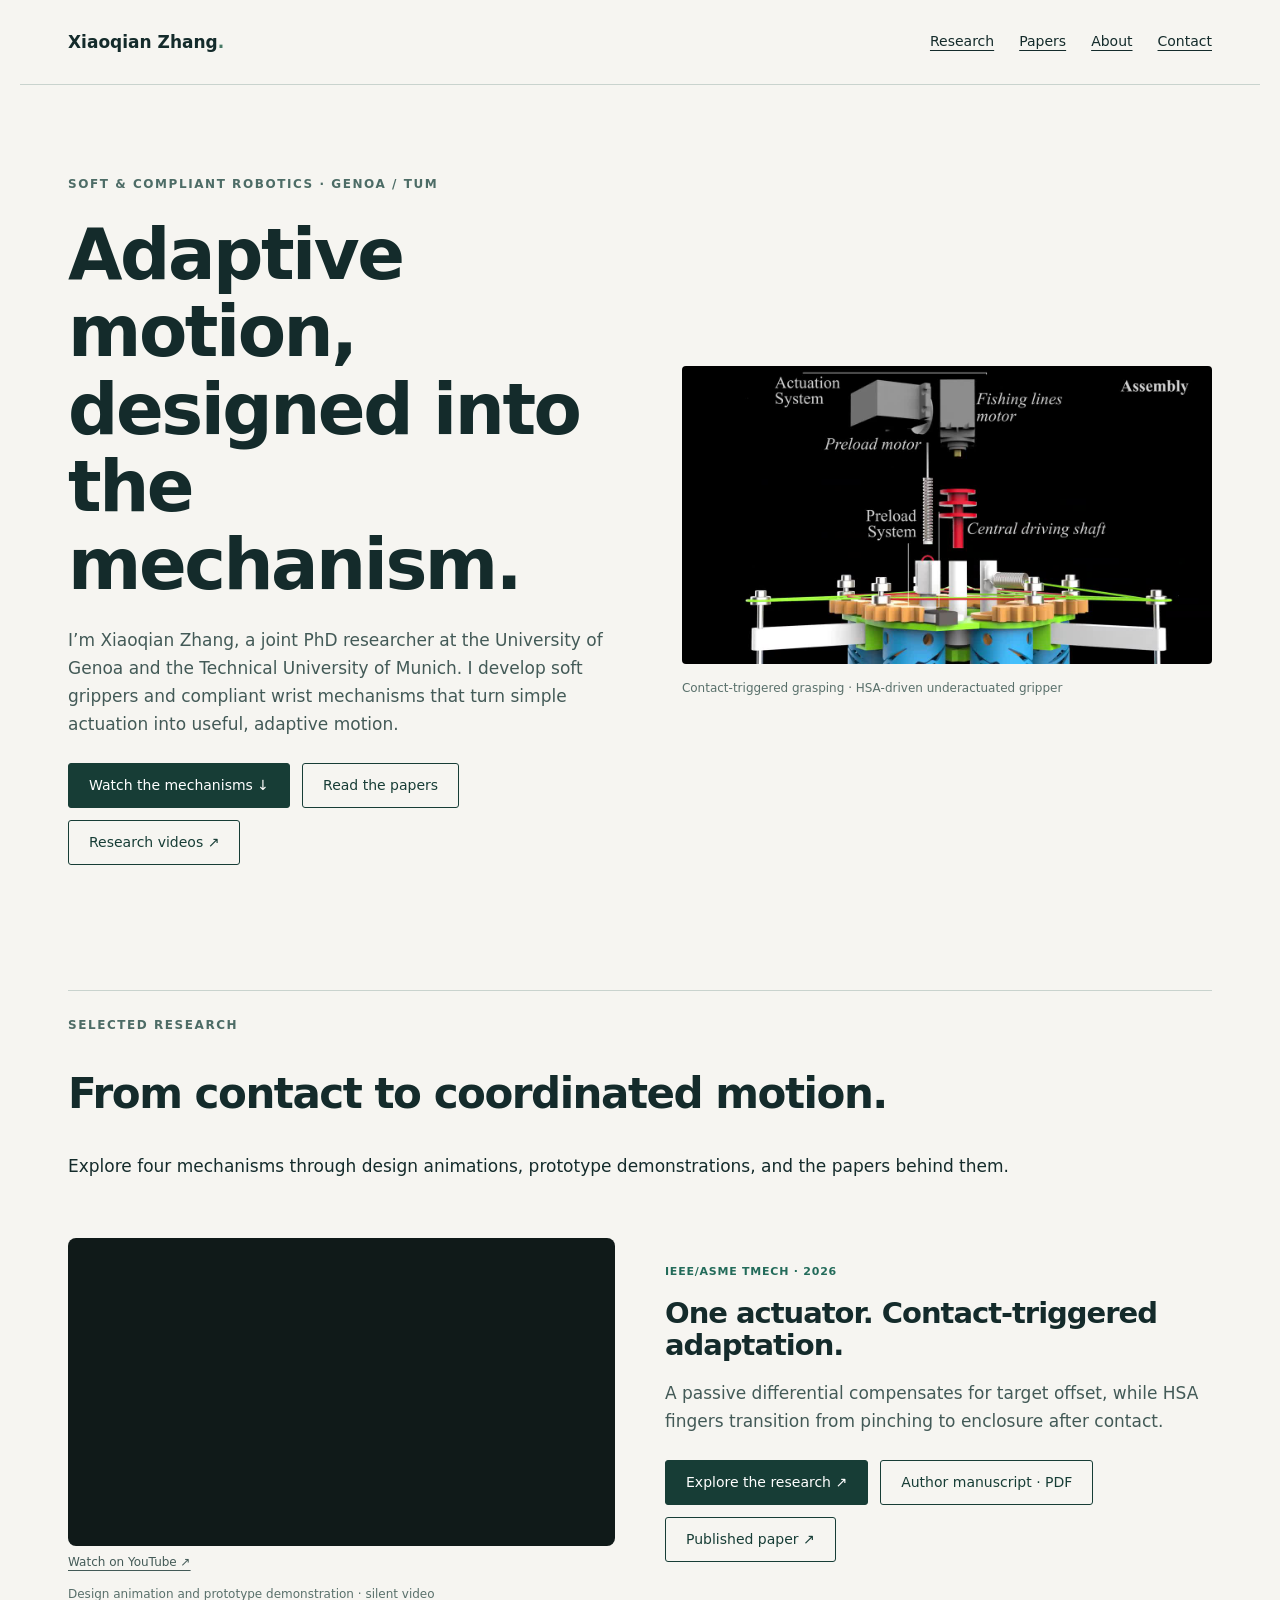
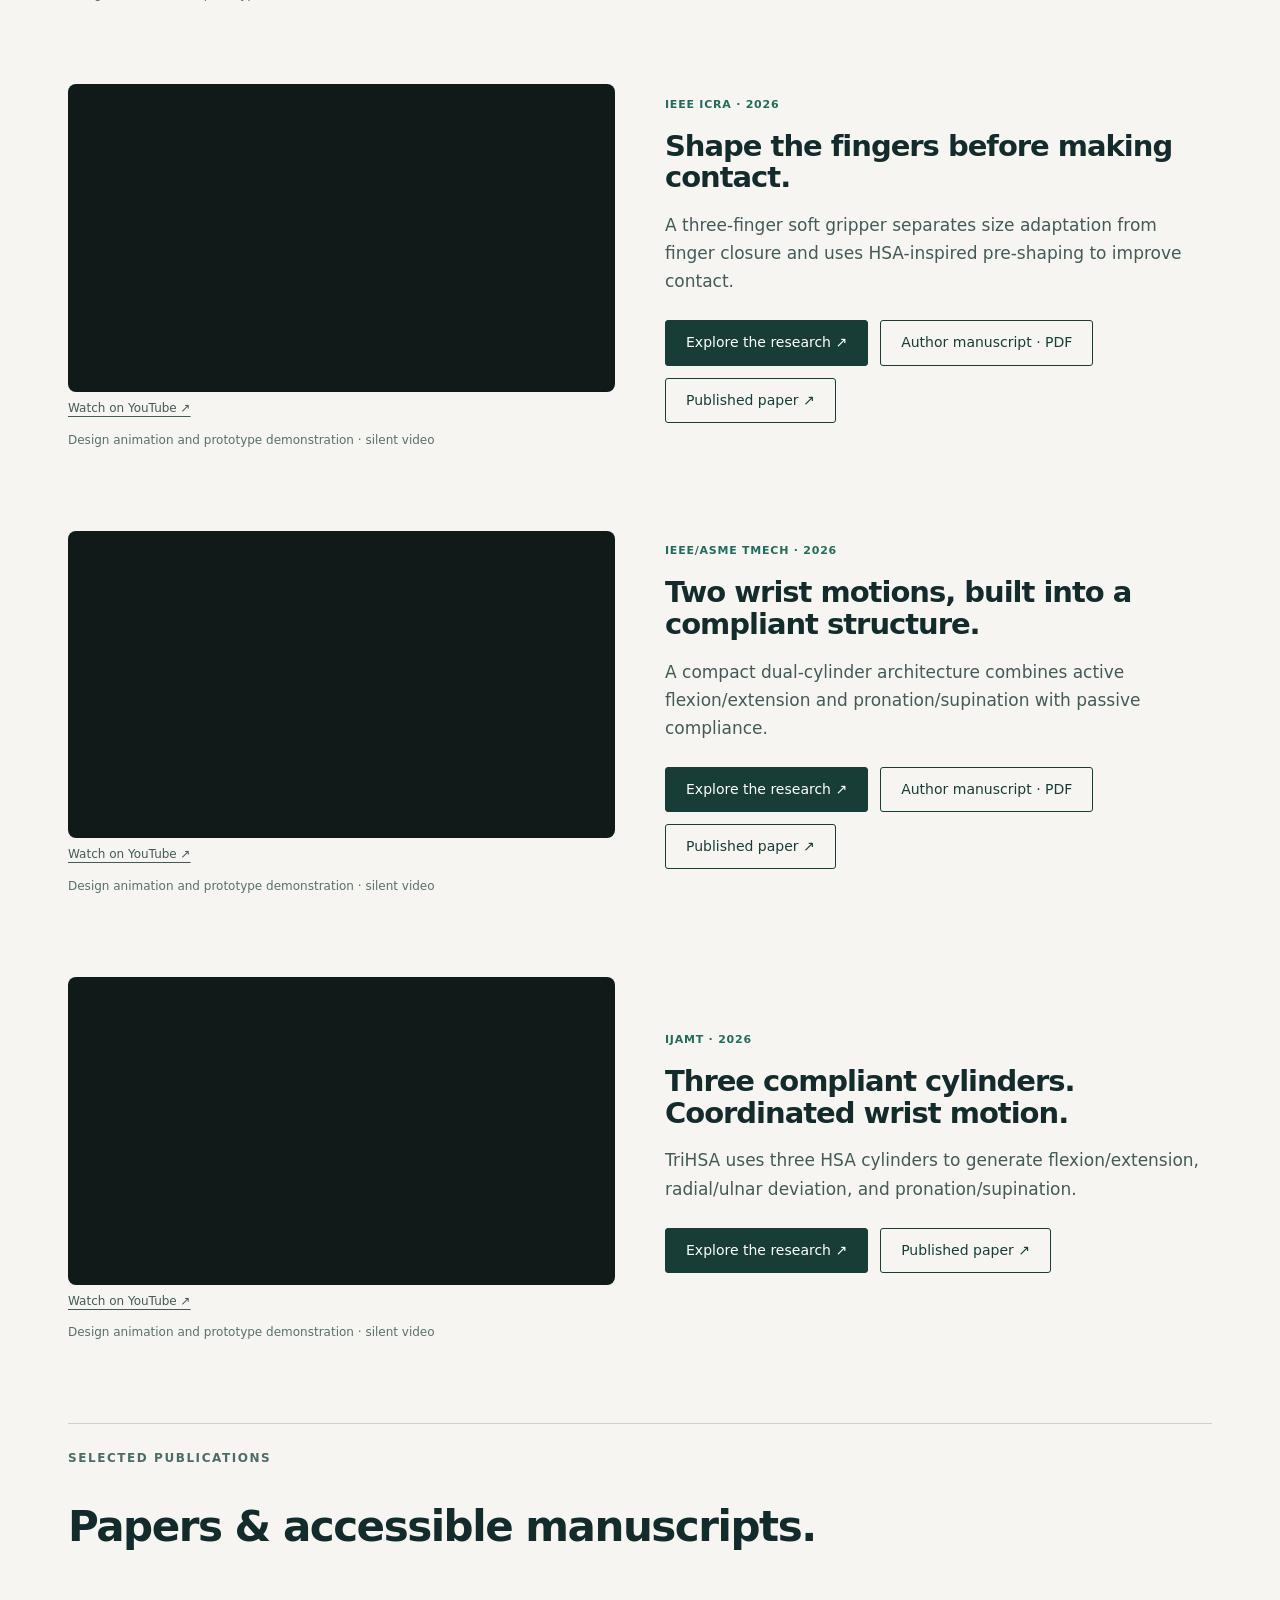
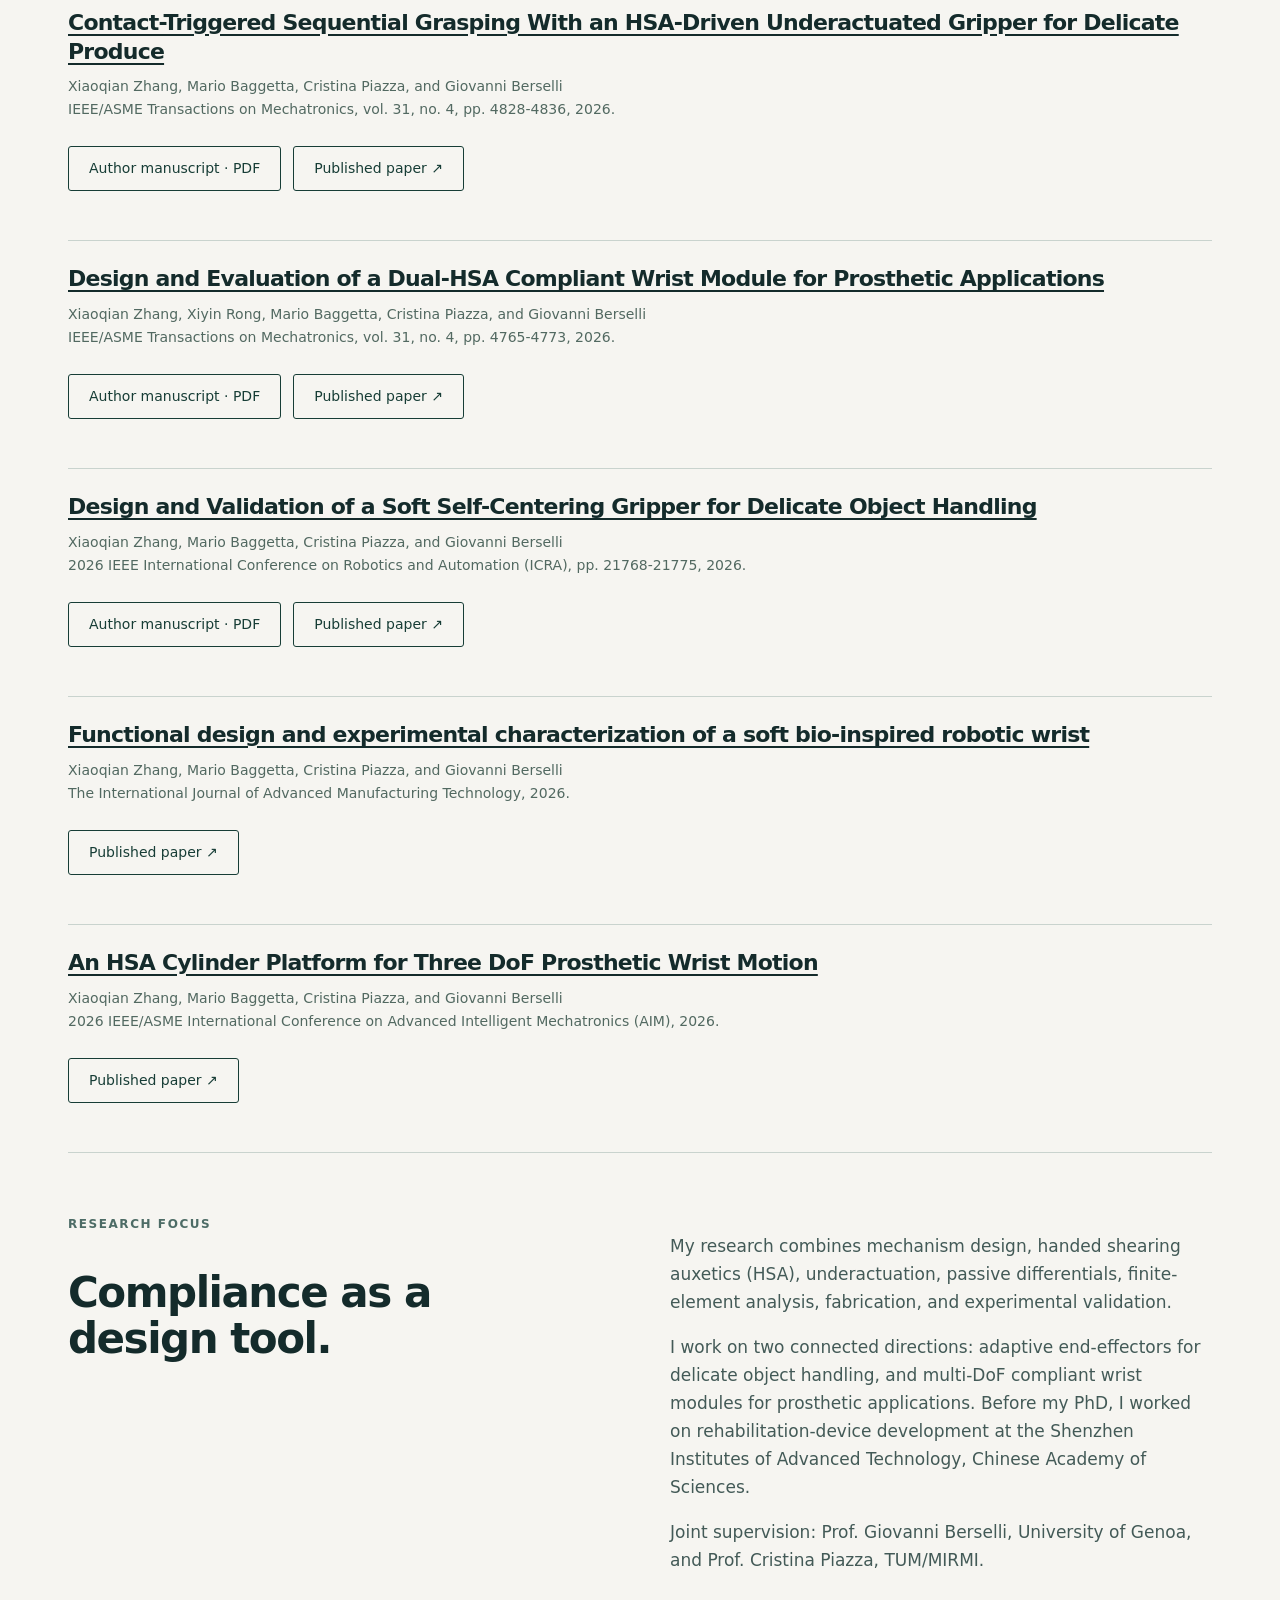
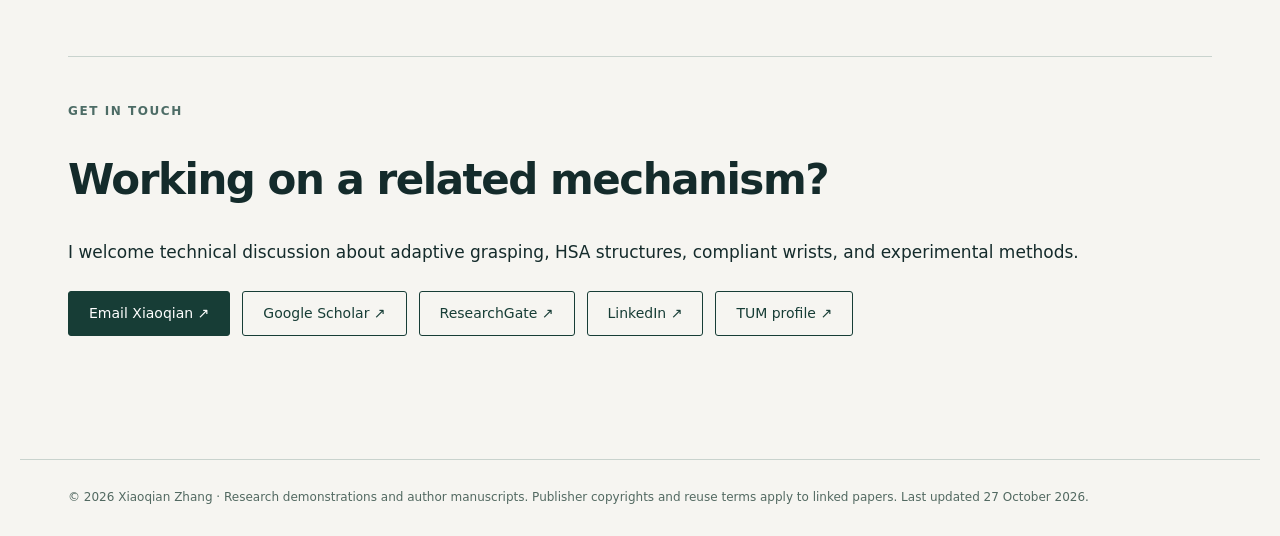
<file: index.html>
<!doctype html><html lang="en"><head><meta charset="utf-8"><meta name="viewport" content="width=device-width,initial-scale=1"><title>Xiaoqian Zhang | Soft &amp; Compliant Robotics</title><meta name="description" content="Adaptive grippers and compliant wrist mechanisms: papers, author manuscripts, design animations, and prototype demonstrations."><link rel="canonical" href="https://zxq6106109.github.io/"><meta property="og:title" content="Xiaoqian Zhang | Soft &amp; Compliant Robotics"><meta property="og:description" content="Adaptive grippers and compliant wrist mechanisms: papers, author manuscripts, design animations, and prototype demonstrations."><meta property="og:type" content="website"><meta property="og:image" content="https://zxq6106109.github.io/media/gripper3.jpg"><link rel="stylesheet" href="/style.css?v=20261028"><script type="application/ld+json">{"@context": "https://schema.org", "@type": "Person", "name": "Xiaoqian Zhang", "url": "https://zxq6106109.github.io", "sameAs": ["https://scholar.google.com/citations?user=SLG5CbMAAAAJ", "https://www.researchgate.net/profile/Xiaoqian-Zhang-40", "https://www.linkedin.com/in/xiaoqian-zhang-9b7335b2/"], "knowsAbout": ["Soft robotics", "Compliant mechanisms", "Adaptive robotic grasping", "Handed shearing auxetics", "Prosthetic wrists"]}</script></head><body><header><a class="logo" href="/">Xiaoqian Zhang<span style="color:#487a66">.</span></a><nav aria-label="Main"><a href="/#research">Research</a><a href="/#publications">Papers</a><a href="/#about">About</a><a href="/#contact">Contact</a></nav></header><main><section class="hero"><div><div class="eyebrow">Soft & compliant robotics · Genoa / TUM</div><h1>Adaptive motion,<br>designed into<br>the mechanism.</h1><p>I’m Xiaoqian Zhang, a joint PhD researcher at the University of Genoa and the Technical University of Munich. I develop soft grippers and compliant wrist mechanisms that turn simple actuation into useful, adaptive motion.</p><div class="actions"><a class="button" href="#research">Watch the mechanisms ↓</a><a class="button secondary" href="#publications">Read the papers</a><a class="button secondary" href="https://www.youtube.com/@XiaoqianZhangRobotics">Research videos ↗</a></div></div><div><img src="/media/gripper3.jpg" alt="Three-finger HSA gripper mechanism"><div class="caption">Contact-triggered grasping · HSA-driven underactuated gripper</div></div></section><div class="section-head" id="research"><div class="eyebrow">Selected research</div><h2>From contact to coordinated motion.</h2><p>Explore four mechanisms through design animations, prototype demonstrations, and the papers behind them.</p></div><article class="project"><div><div class="video-embed"><iframe src="https://www.youtube-nocookie.com/embed/eL4gehzuOIA" title="Contact-triggered adaptive grasping demonstration" loading="lazy" allow="accelerometer; autoplay; clipboard-write; encrypted-media; gyroscope; picture-in-picture; web-share" referrerpolicy="strict-origin-when-cross-origin" allowfullscreen></iframe></div><p class="caption"><a href="https://www.youtube.com/watch?v=eL4gehzuOIA">Watch on YouTube ↗</a></p><div class="caption">Design animation and prototype demonstration · silent video</div></div><div><span class="tag">IEEE/ASME TMECH · 2026</span><h3>One actuator. Contact-triggered adaptation.</h3><p>A passive differential compensates for target offset, while HSA fingers transition from pinching to enclosure after contact.</p><div class="actions"><a class="button" href="/research/gripper3.html">Explore the research ↗</a><a class="button secondary" href="/papers/gripper3_author_manuscript.pdf">Author manuscript · PDF</a><a class="button secondary" href="https://doi.org/10.1109/TMECH.2026.3696423">Published paper ↗</a></div></div></article><article class="project"><div><div class="video-embed"><iframe src="https://www.youtube-nocookie.com/embed/d0pFPlrJmqs" title="Self-centering, pre-shaping gripper demonstration" loading="lazy" allow="accelerometer; autoplay; clipboard-write; encrypted-media; gyroscope; picture-in-picture; web-share" referrerpolicy="strict-origin-when-cross-origin" allowfullscreen></iframe></div><p class="caption"><a href="https://www.youtube.com/watch?v=d0pFPlrJmqs">Watch on YouTube ↗</a></p><div class="caption">Design animation and prototype demonstration · silent video</div></div><div><span class="tag">IEEE ICRA · 2026</span><h3>Shape the fingers before making contact.</h3><p>A three-finger soft gripper separates size adaptation from finger closure and uses HSA-inspired pre-shaping to improve contact.</p><div class="actions"><a class="button" href="/research/gripper5.html">Explore the research ↗</a><a class="button secondary" href="/papers/gripper5_author_manuscript.pdf">Author manuscript · PDF</a><a class="button secondary" href="https://doi.org/10.1109/ICRA57385.2026.11696638">Published paper ↗</a></div></div></article><article class="project"><div><div class="video-embed"><iframe src="https://www.youtube-nocookie.com/embed/sQX4HU1V414" title="Dual-HSA compliant wrist demonstration" loading="lazy" allow="accelerometer; autoplay; clipboard-write; encrypted-media; gyroscope; picture-in-picture; web-share" referrerpolicy="strict-origin-when-cross-origin" allowfullscreen></iframe></div><p class="caption"><a href="https://www.youtube.com/watch?v=sQX4HU1V414">Watch on YouTube ↗</a></p><div class="caption">Design animation and prototype demonstration · silent video</div></div><div><span class="tag">IEEE/ASME TMECH · 2026</span><h3>Two wrist motions, built into a compliant structure.</h3><p>A compact dual-cylinder architecture combines active flexion/extension and pronation/supination with passive compliance.</p><div class="actions"><a class="button" href="/research/wrist2.html">Explore the research ↗</a><a class="button secondary" href="/papers/wrist2_author_manuscript.pdf">Author manuscript · PDF</a><a class="button secondary" href="https://doi.org/10.1109/TMECH.2026.3691678">Published paper ↗</a></div></div></article><article class="project"><div><div class="video-embed"><iframe src="https://www.youtube-nocookie.com/embed/APogB8YFPws" title="TriHSA: three-DoF wrist motion demonstration" loading="lazy" allow="accelerometer; autoplay; clipboard-write; encrypted-media; gyroscope; picture-in-picture; web-share" referrerpolicy="strict-origin-when-cross-origin" allowfullscreen></iframe></div><p class="caption"><a href="https://www.youtube.com/watch?v=APogB8YFPws">Watch on YouTube ↗</a></p><div class="caption">Design animation and prototype demonstration · silent video</div></div><div><span class="tag">IJAMT · 2026</span><h3>Three compliant cylinders. Coordinated wrist motion.</h3><p>TriHSA uses three HSA cylinders to generate flexion/extension, radial/ulnar deviation, and pronation/supination.</p><div class="actions"><a class="button" href="/research/wrist3.html">Explore the research ↗</a><a class="button secondary" href="https://doi.org/10.1007/s00170-026-19179-y">Published paper ↗</a></div></div></article><section id="publications" class="section-head"><div class="eyebrow">Selected publications</div><h2>Papers & accessible manuscripts.</h2><ul class="paperlist"><li><h3><a href="/research/gripper3.html">Contact-Triggered Sequential Grasping With an HSA-Driven Underactuated Gripper for Delicate Produce</a></h3><div class="meta">Xiaoqian Zhang, Mario Baggetta, Cristina Piazza, and Giovanni Berselli<br>IEEE/ASME Transactions on Mechatronics, vol. 31, no. 4, pp. 4828-4836, 2026.</div><div class="actions"><a class="button secondary" href="/papers/gripper3_author_manuscript.pdf">Author manuscript · PDF</a><a class="button secondary" href="https://doi.org/10.1109/TMECH.2026.3696423">Published paper ↗</a></div></li><li><h3><a href="/research/wrist2.html">Design and Evaluation of a Dual-HSA Compliant Wrist Module for Prosthetic Applications</a></h3><div class="meta">Xiaoqian Zhang, Xiyin Rong, Mario Baggetta, Cristina Piazza, and Giovanni Berselli<br>IEEE/ASME Transactions on Mechatronics, vol. 31, no. 4, pp. 4765-4773, 2026.</div><div class="actions"><a class="button secondary" href="/papers/wrist2_author_manuscript.pdf">Author manuscript · PDF</a><a class="button secondary" href="https://doi.org/10.1109/TMECH.2026.3691678">Published paper ↗</a></div></li><li><h3><a href="/research/gripper5.html">Design and Validation of a Soft Self-Centering Gripper for Delicate Object Handling</a></h3><div class="meta">Xiaoqian Zhang, Mario Baggetta, Cristina Piazza, and Giovanni Berselli<br>2026 IEEE International Conference on Robotics and Automation (ICRA), pp. 21768-21775, 2026.</div><div class="actions"><a class="button secondary" href="/papers/gripper5_author_manuscript.pdf">Author manuscript · PDF</a><a class="button secondary" href="https://doi.org/10.1109/ICRA57385.2026.11696638">Published paper ↗</a></div></li><li><h3><a href="/research/wrist3.html">Functional design and experimental characterization of a soft bio-inspired robotic wrist</a></h3><div class="meta">Xiaoqian Zhang, Mario Baggetta, Cristina Piazza, and Giovanni Berselli<br>The International Journal of Advanced Manufacturing Technology, 2026.</div><div class="actions"><a class="button secondary" href="https://doi.org/10.1007/s00170-026-19179-y">Published paper ↗</a></div></li><li><h3><a href="/research/wrist3-aim.html">An HSA Cylinder Platform for Three DoF Prosthetic Wrist Motion</a></h3><div class="meta">Xiaoqian Zhang, Mario Baggetta, Cristina Piazza, and Giovanni Berselli<br>2026 IEEE/ASME International Conference on Advanced Intelligent Mechatronics (AIM), 2026.</div><div class="actions"><a class="button secondary" href="https://doi.org/10.1109/AIM65483.2026.11658195">Published paper ↗</a></div></li></ul></section><section id="about" class="about"><div><div class="eyebrow">Research focus</div><h2>Compliance as a<br>design tool.</h2></div><div><p>My research combines mechanism design, handed shearing auxetics (HSA), underactuation, passive differentials, finite-element analysis, fabrication, and experimental validation.</p><p>I work on two connected directions: adaptive end-effectors for delicate object handling, and multi-DoF compliant wrist modules for prosthetic applications. Before my PhD, I worked on rehabilitation-device development at the Shenzhen Institutes of Advanced Technology, Chinese Academy of Sciences.</p><p>Joint supervision: Prof. Giovanni Berselli, University of Genoa, and Prof. Cristina Piazza, TUM/MIRMI.</p></div></section><section id="contact" class="contact section-head"><div class="eyebrow">Get in touch</div><h2>Working on a related mechanism?</h2><p>I welcome technical discussion about adaptive grasping, HSA structures, compliant wrists, and experimental methods.</p><div class="actions"><a class="button" href="mailto:xiaoqian.zhang@edu.unige.it">Email Xiaoqian ↗</a><a class="button secondary" href="https://scholar.google.com/citations?user=SLG5CbMAAAAJ">Google Scholar ↗</a><a class="button secondary" href="https://www.researchgate.net/profile/Xiaoqian-Zhang-40">ResearchGate ↗</a><a class="button secondary" href="https://www.linkedin.com/in/xiaoqian-zhang-9b7335b2/">LinkedIn ↗</a><a class="button secondary" href="https://www.ce.cit.tum.de/en/nhcr/members/xzhang/">TUM profile ↗</a></div></section></main><footer>© 2026 Xiaoqian Zhang · Research demonstrations and author manuscripts. Publisher copyrights and reuse terms apply to linked papers. Last updated 27 October 2026.</footer></body></html>
</file>
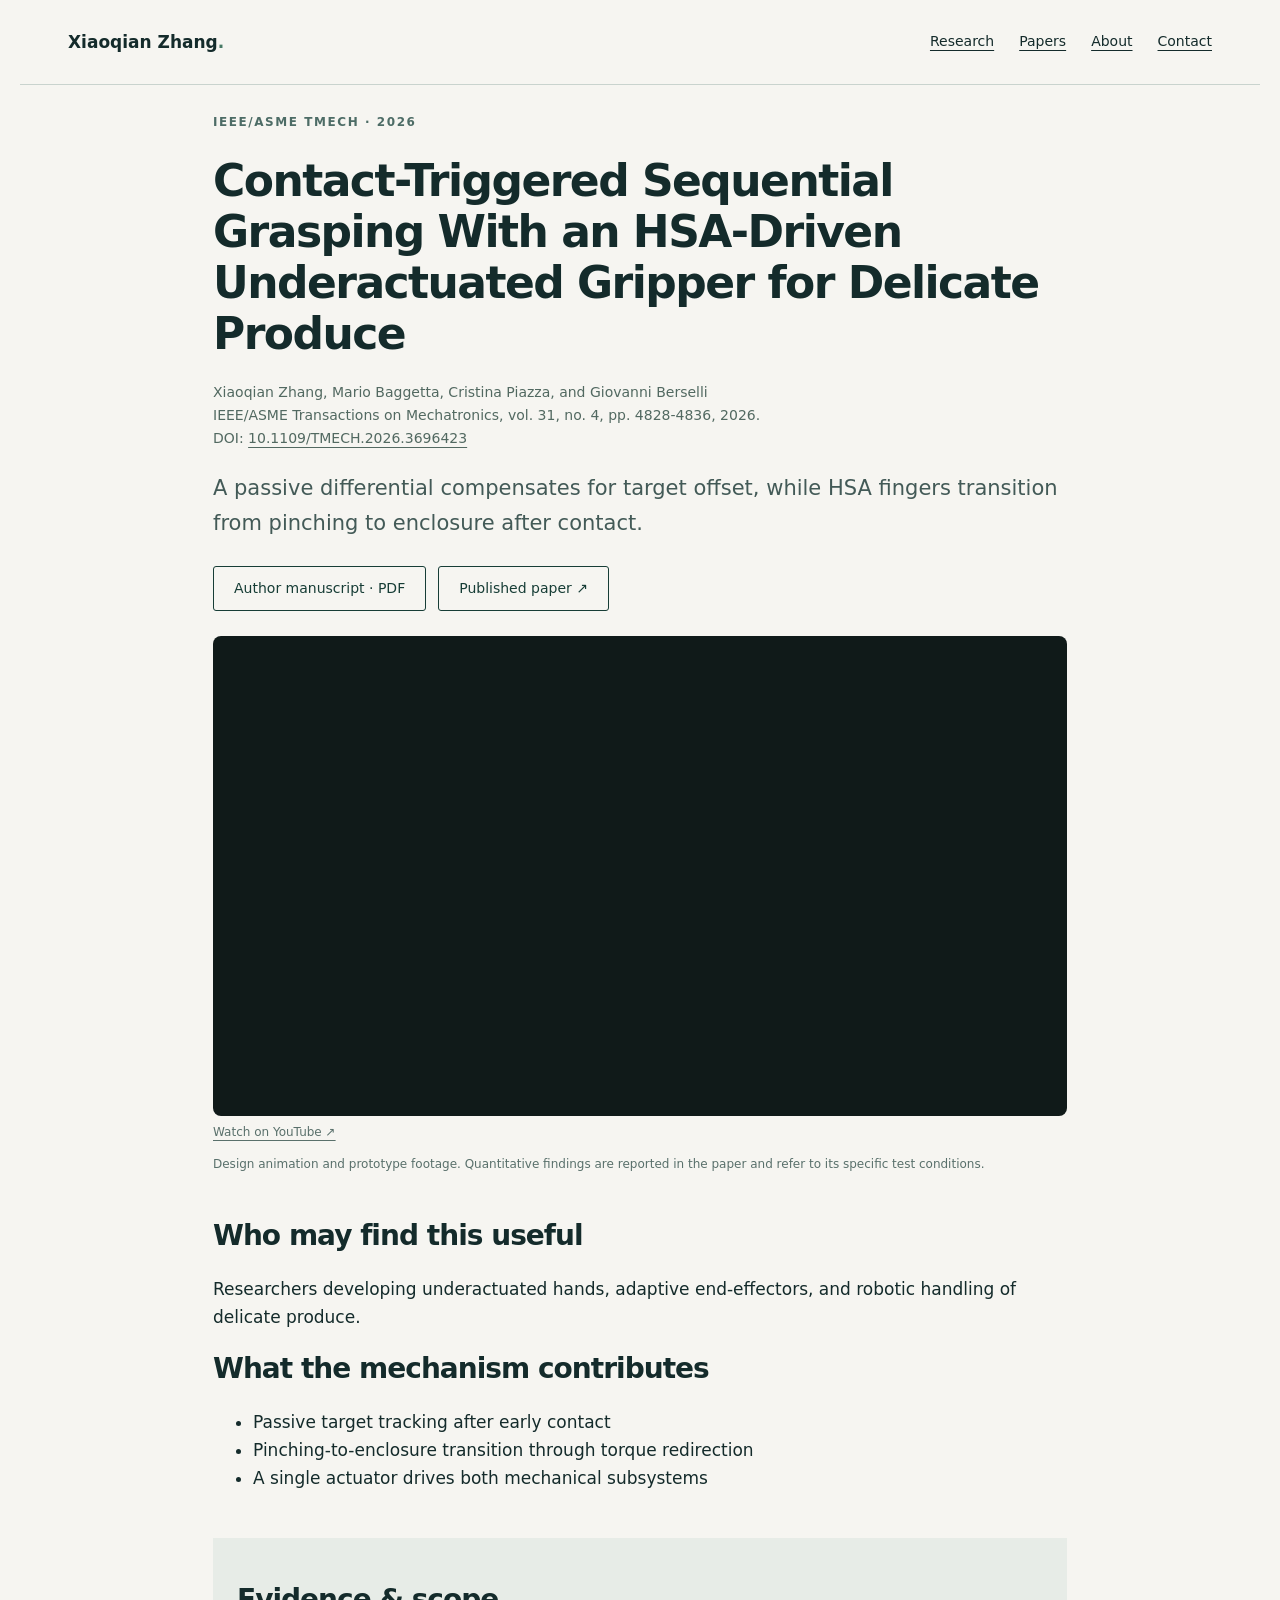
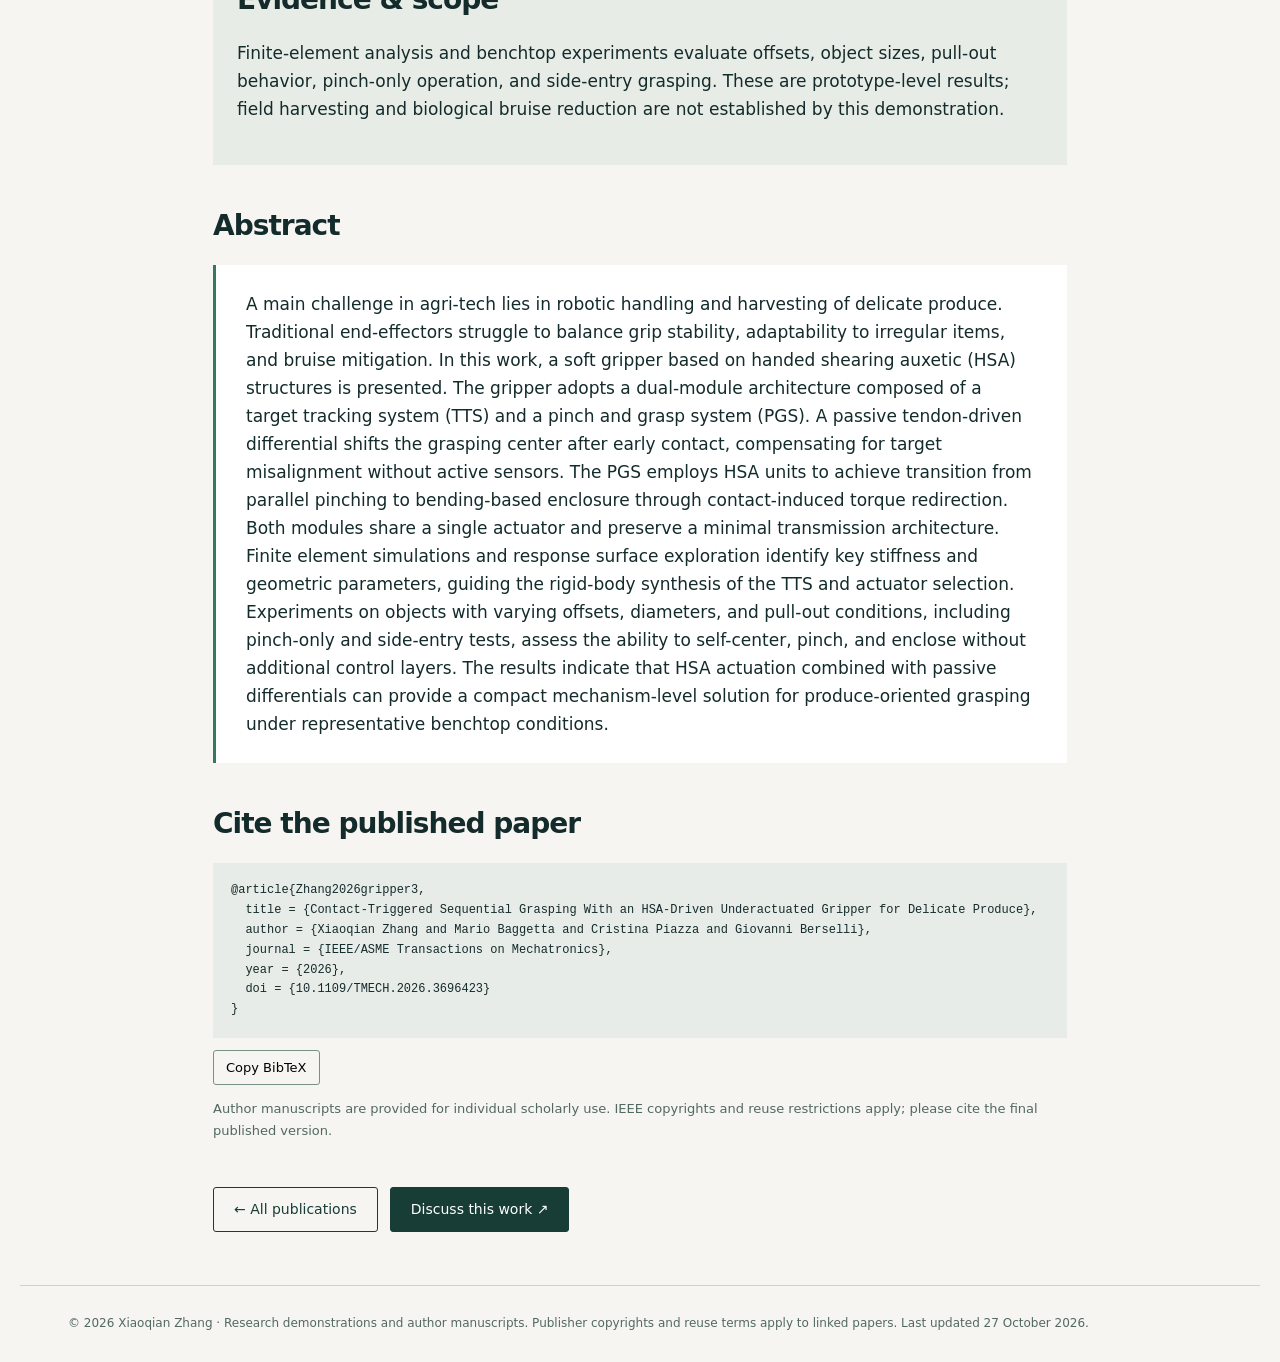
<file: research/gripper3.html>
<!doctype html><html lang="en"><head><meta charset="utf-8"><meta name="viewport" content="width=device-width,initial-scale=1"><title>Contact-Triggered Sequential Grasping With an HSA-Driven Underactuated Gripper for Delicate Produce | Xiaoqian Zhang</title><meta name="description" content="A passive differential compensates for target offset, while HSA fingers transition from pinching to enclosure after contact."><link rel="canonical" href="https://zxq6106109.github.io/research/gripper3.html"><meta property="og:title" content="Contact-Triggered Sequential Grasping With an HSA-Driven Underactuated Gripper for Delicate Produce | Xiaoqian Zhang"><meta property="og:description" content="A passive differential compensates for target offset, while HSA fingers transition from pinching to enclosure after contact."><meta property="og:type" content="website"><meta property="og:image" content="https://zxq6106109.github.io/media/gripper3.jpg"><link rel="stylesheet" href="/style.css?v=20261028"><meta name="citation_author" content="Xiaoqian Zhang"><meta name="citation_author" content="Mario Baggetta"><meta name="citation_author" content="Cristina Piazza"><meta name="citation_author" content="Giovanni Berselli"><meta name="citation_title" content="Contact-Triggered Sequential Grasping With an HSA-Driven Underactuated Gripper for Delicate Produce"><meta name="citation_publication_date" content="2026/06/12"><meta name="citation_doi" content="10.1109/TMECH.2026.3696423"><meta name="citation_pdf_url" content="https://zxq6106109.github.io/papers/gripper3_author_manuscript.pdf"></head><body><header><a class="logo" href="/">Xiaoqian Zhang<span style="color:#487a66">.</span></a><nav aria-label="Main"><a href="/#research">Research</a><a href="/#publications">Papers</a><a href="/#about">About</a><a href="/#contact">Contact</a></nav></header><main class="paper"><div class="eyebrow">IEEE/ASME TMECH · 2026</div><h1>Contact-Triggered Sequential Grasping With an HSA-Driven Underactuated Gripper for Delicate Produce</h1><p class="meta">Xiaoqian Zhang, Mario Baggetta, Cristina Piazza, and Giovanni Berselli<br>IEEE/ASME Transactions on Mechatronics, vol. 31, no. 4, pp. 4828-4836, 2026.<br>DOI: <a href="https://doi.org/10.1109/TMECH.2026.3696423">10.1109/TMECH.2026.3696423</a></p><p class="lead">A passive differential compensates for target offset, while HSA fingers transition from pinching to enclosure after contact.</p><div class="actions"><a class="button secondary" href="/papers/gripper3_author_manuscript.pdf">Author manuscript · PDF</a><a class="button secondary" href="https://doi.org/10.1109/TMECH.2026.3696423">Published paper ↗</a></div><div class="video-embed"><iframe src="https://www.youtube-nocookie.com/embed/eL4gehzuOIA" title="Contact-triggered adaptive grasping demonstration" loading="lazy" allow="accelerometer; autoplay; clipboard-write; encrypted-media; gyroscope; picture-in-picture; web-share" referrerpolicy="strict-origin-when-cross-origin" allowfullscreen></iframe></div><p class="caption"><a href="https://www.youtube.com/watch?v=eL4gehzuOIA">Watch on YouTube ↗</a></p><p class="caption">Design animation and prototype footage. Quantitative findings are reported in the paper and refer to its specific test conditions.</p><section><h2>Who may find this useful</h2><p>Researchers developing underactuated hands, adaptive end-effectors, and robotic handling of delicate produce.</p><h2>What the mechanism contributes</h2><ul><li>Passive target tracking after early contact</li><li>Pinching-to-enclosure transition through torque redirection</li><li>A single actuator drives both mechanical subsystems</li></ul></section><section class="evidence"><h2>Evidence & scope</h2><p>Finite-element analysis and benchtop experiments evaluate offsets, object sizes, pull-out behavior, pinch-only operation, and side-entry grasping. These are prototype-level results; field harvesting and biological bruise reduction are not established by this demonstration.</p></section><section><h2>Abstract</h2><div class="abstract">A main challenge in agri-tech lies in robotic handling and harvesting of delicate produce. Traditional end-effectors struggle to balance grip stability, adaptability to irregular items, and bruise mitigation. In this work, a soft gripper based on handed shearing auxetic (HSA) structures is presented. The gripper adopts a dual-module architecture composed of a target tracking system (TTS) and a pinch and grasp system (PGS). A passive tendon-driven differential shifts the grasping center after early contact, compensating for target misalignment without active sensors. The PGS employs HSA units to achieve transition from parallel pinching to bending-based enclosure through contact-induced torque redirection. Both modules share a single actuator and preserve a minimal transmission architecture. Finite element simulations and response surface exploration identify key stiffness and geometric parameters, guiding the rigid-body synthesis of the TTS and actuator selection. Experiments on objects with varying offsets, diameters, and pull-out conditions, including pinch-only and side-entry tests, assess the ability to self-center, pinch, and enclose without additional control layers. The results indicate that HSA actuation combined with passive differentials can provide a compact mechanism-level solution for produce-oriented grasping under representative benchtop conditions.</div></section><section><h2>Cite the published paper</h2><pre id="bib">@article{Zhang2026gripper3,
  title = {Contact-Triggered Sequential Grasping With an HSA-Driven Underactuated Gripper for Delicate Produce},
  author = {Xiaoqian Zhang and Mario Baggetta and Cristina Piazza and Giovanni Berselli},
  journal = {IEEE/ASME Transactions on Mechatronics},
  year = {2026},
  doi = {10.1109/TMECH.2026.3696423}
}</pre><button class="copy" onclick="navigator.clipboard.writeText(document.getElementById('bib').textContent).then(()=>this.textContent='Copied').catch(()=>this.textContent='Select and copy the text above')">Copy BibTeX</button><p class="small">Author manuscripts are provided for individual scholarly use. IEEE copyrights and reuse restrictions apply; please cite the final published version.</p></section><div class="actions"><a class="button secondary" href="/#publications">← All publications</a><a class="button" href="mailto:xiaoqian.zhang@edu.unige.it">Discuss this work ↗</a></div></main><footer>© 2026 Xiaoqian Zhang · Research demonstrations and author manuscripts. Publisher copyrights and reuse terms apply to linked papers. Last updated 27 October 2026.</footer></body></html>
</file>
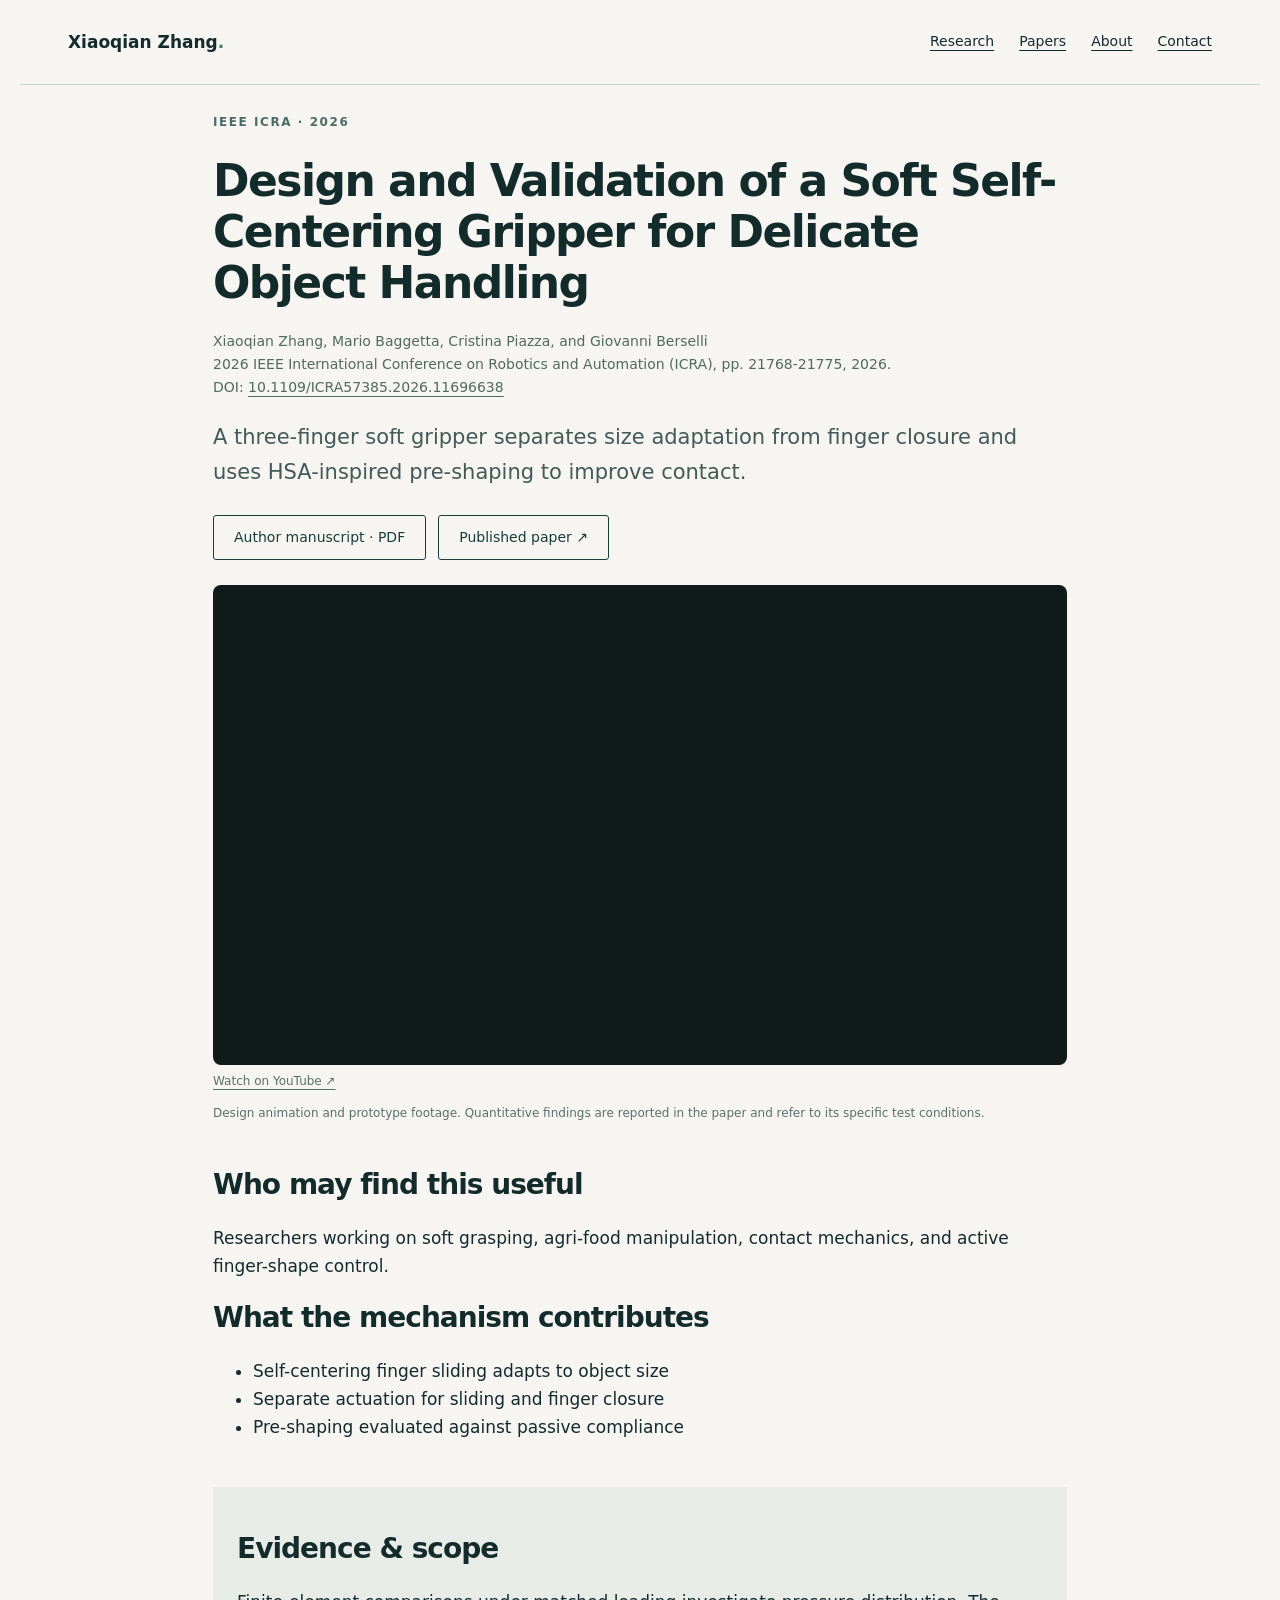
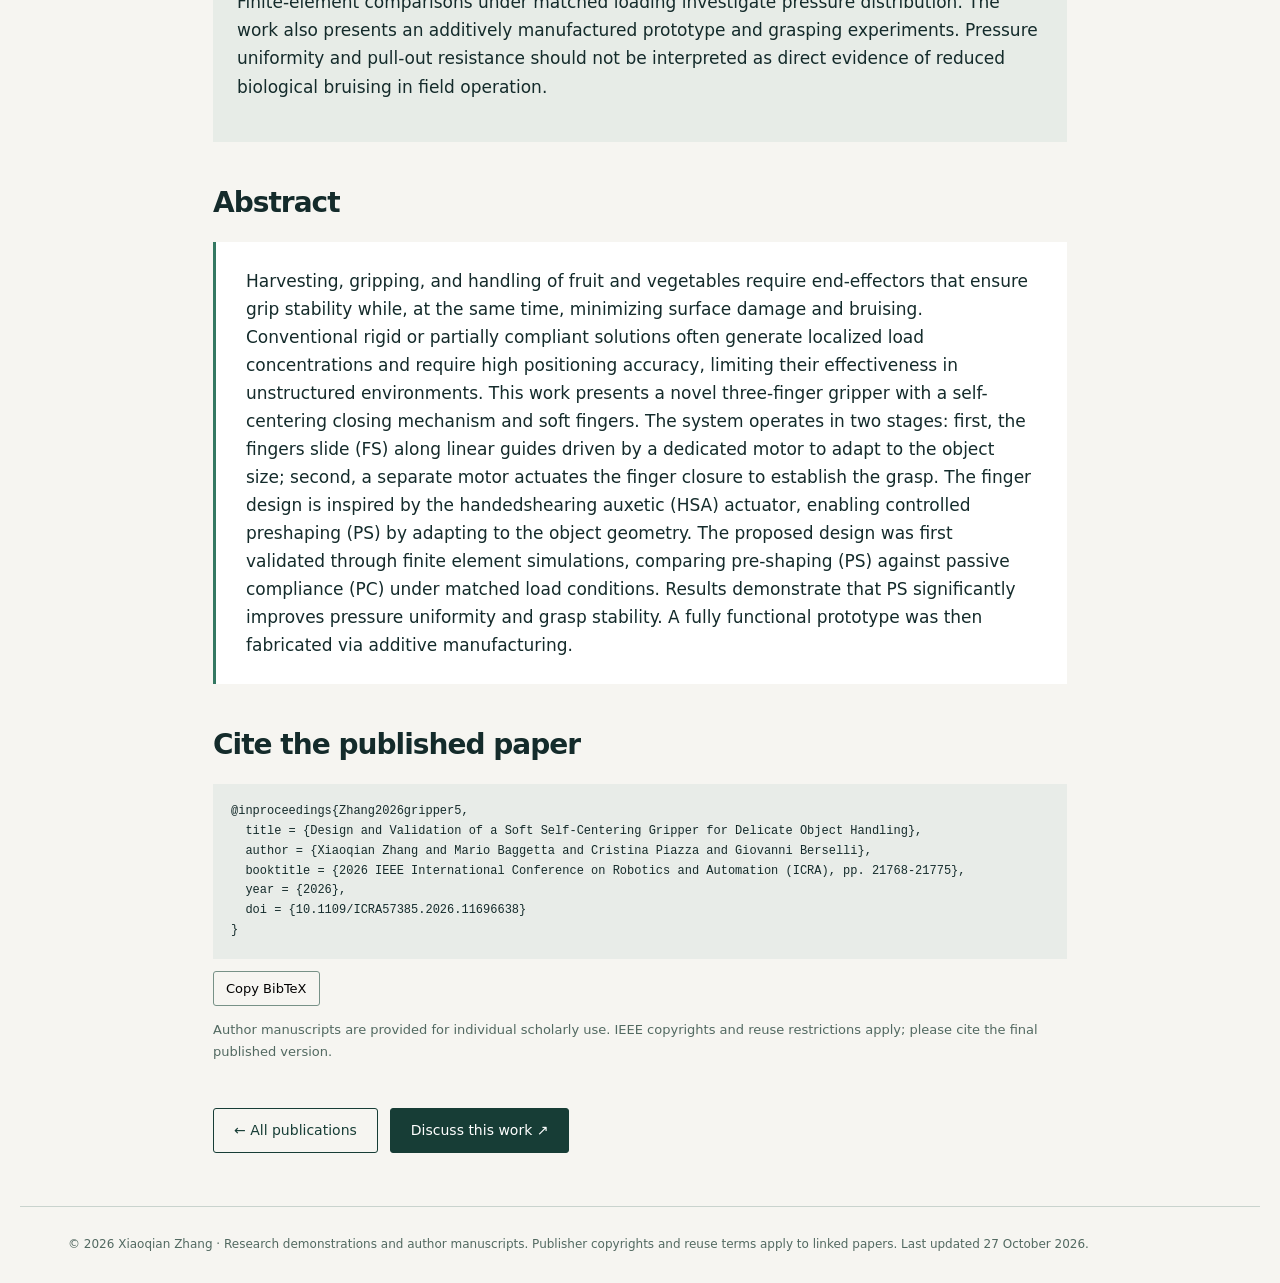
<file: research/gripper5.html>
<!doctype html><html lang="en"><head><meta charset="utf-8"><meta name="viewport" content="width=device-width,initial-scale=1"><title>Design and Validation of a Soft Self-Centering Gripper for Delicate Object Handling | Xiaoqian Zhang</title><meta name="description" content="A three-finger soft gripper separates size adaptation from finger closure and uses HSA-inspired pre-shaping to improve contact."><link rel="canonical" href="https://zxq6106109.github.io/research/gripper5.html"><meta property="og:title" content="Design and Validation of a Soft Self-Centering Gripper for Delicate Object Handling | Xiaoqian Zhang"><meta property="og:description" content="A three-finger soft gripper separates size adaptation from finger closure and uses HSA-inspired pre-shaping to improve contact."><meta property="og:type" content="website"><meta property="og:image" content="https://zxq6106109.github.io/media/gripper3.jpg"><link rel="stylesheet" href="/style.css?v=20261028"><meta name="citation_author" content="Xiaoqian Zhang"><meta name="citation_author" content="Mario Baggetta"><meta name="citation_author" content="Cristina Piazza"><meta name="citation_author" content="Giovanni Berselli"><meta name="citation_title" content="Design and Validation of a Soft Self-Centering Gripper for Delicate Object Handling"><meta name="citation_publication_date" content="2026/06/01"><meta name="citation_doi" content="10.1109/ICRA57385.2026.11696638"><meta name="citation_pdf_url" content="https://zxq6106109.github.io/papers/gripper5_author_manuscript.pdf"></head><body><header><a class="logo" href="/">Xiaoqian Zhang<span style="color:#487a66">.</span></a><nav aria-label="Main"><a href="/#research">Research</a><a href="/#publications">Papers</a><a href="/#about">About</a><a href="/#contact">Contact</a></nav></header><main class="paper"><div class="eyebrow">IEEE ICRA · 2026</div><h1>Design and Validation of a Soft Self-Centering Gripper for Delicate Object Handling</h1><p class="meta">Xiaoqian Zhang, Mario Baggetta, Cristina Piazza, and Giovanni Berselli<br>2026 IEEE International Conference on Robotics and Automation (ICRA), pp. 21768-21775, 2026.<br>DOI: <a href="https://doi.org/10.1109/ICRA57385.2026.11696638">10.1109/ICRA57385.2026.11696638</a></p><p class="lead">A three-finger soft gripper separates size adaptation from finger closure and uses HSA-inspired pre-shaping to improve contact.</p><div class="actions"><a class="button secondary" href="/papers/gripper5_author_manuscript.pdf">Author manuscript · PDF</a><a class="button secondary" href="https://doi.org/10.1109/ICRA57385.2026.11696638">Published paper ↗</a></div><div class="video-embed"><iframe src="https://www.youtube-nocookie.com/embed/d0pFPlrJmqs" title="Self-centering, pre-shaping gripper demonstration" loading="lazy" allow="accelerometer; autoplay; clipboard-write; encrypted-media; gyroscope; picture-in-picture; web-share" referrerpolicy="strict-origin-when-cross-origin" allowfullscreen></iframe></div><p class="caption"><a href="https://www.youtube.com/watch?v=d0pFPlrJmqs">Watch on YouTube ↗</a></p><p class="caption">Design animation and prototype footage. Quantitative findings are reported in the paper and refer to its specific test conditions.</p><section><h2>Who may find this useful</h2><p>Researchers working on soft grasping, agri-food manipulation, contact mechanics, and active finger-shape control.</p><h2>What the mechanism contributes</h2><ul><li>Self-centering finger sliding adapts to object size</li><li>Separate actuation for sliding and finger closure</li><li>Pre-shaping evaluated against passive compliance</li></ul></section><section class="evidence"><h2>Evidence & scope</h2><p>Finite-element comparisons under matched loading investigate pressure distribution. The work also presents an additively manufactured prototype and grasping experiments. Pressure uniformity and pull-out resistance should not be interpreted as direct evidence of reduced biological bruising in field operation.</p></section><section><h2>Abstract</h2><div class="abstract">Harvesting, gripping, and handling of fruit and vegetables require end-effectors that ensure grip stability while, at the same time, minimizing surface damage and bruising. Conventional rigid or partially compliant solutions often generate localized load concentrations and require high positioning accuracy, limiting their effectiveness in unstructured environments. This work presents a novel three-finger gripper with a self-centering closing mechanism and soft fingers. The system operates in two stages: first, the fingers slide (FS) along linear guides driven by a dedicated motor to adapt to the object size; second, a separate motor actuates the finger closure to establish the grasp. The finger design is inspired by the handedshearing auxetic (HSA) actuator, enabling controlled preshaping (PS) by adapting to the object geometry. The proposed design was first validated through finite element simulations, comparing pre-shaping (PS) against passive compliance (PC) under matched load conditions. Results demonstrate that PS significantly improves pressure uniformity and grasp stability. A fully functional prototype was then fabricated via additive manufacturing.</div></section><section><h2>Cite the published paper</h2><pre id="bib">@inproceedings{Zhang2026gripper5,
  title = {Design and Validation of a Soft Self-Centering Gripper for Delicate Object Handling},
  author = {Xiaoqian Zhang and Mario Baggetta and Cristina Piazza and Giovanni Berselli},
  booktitle = {2026 IEEE International Conference on Robotics and Automation (ICRA), pp. 21768-21775},
  year = {2026},
  doi = {10.1109/ICRA57385.2026.11696638}
}</pre><button class="copy" onclick="navigator.clipboard.writeText(document.getElementById('bib').textContent).then(()=>this.textContent='Copied').catch(()=>this.textContent='Select and copy the text above')">Copy BibTeX</button><p class="small">Author manuscripts are provided for individual scholarly use. IEEE copyrights and reuse restrictions apply; please cite the final published version.</p></section><div class="actions"><a class="button secondary" href="/#publications">← All publications</a><a class="button" href="mailto:xiaoqian.zhang@edu.unige.it">Discuss this work ↗</a></div></main><footer>© 2026 Xiaoqian Zhang · Research demonstrations and author manuscripts. Publisher copyrights and reuse terms apply to linked papers. Last updated 27 October 2026.</footer></body></html>
</file>
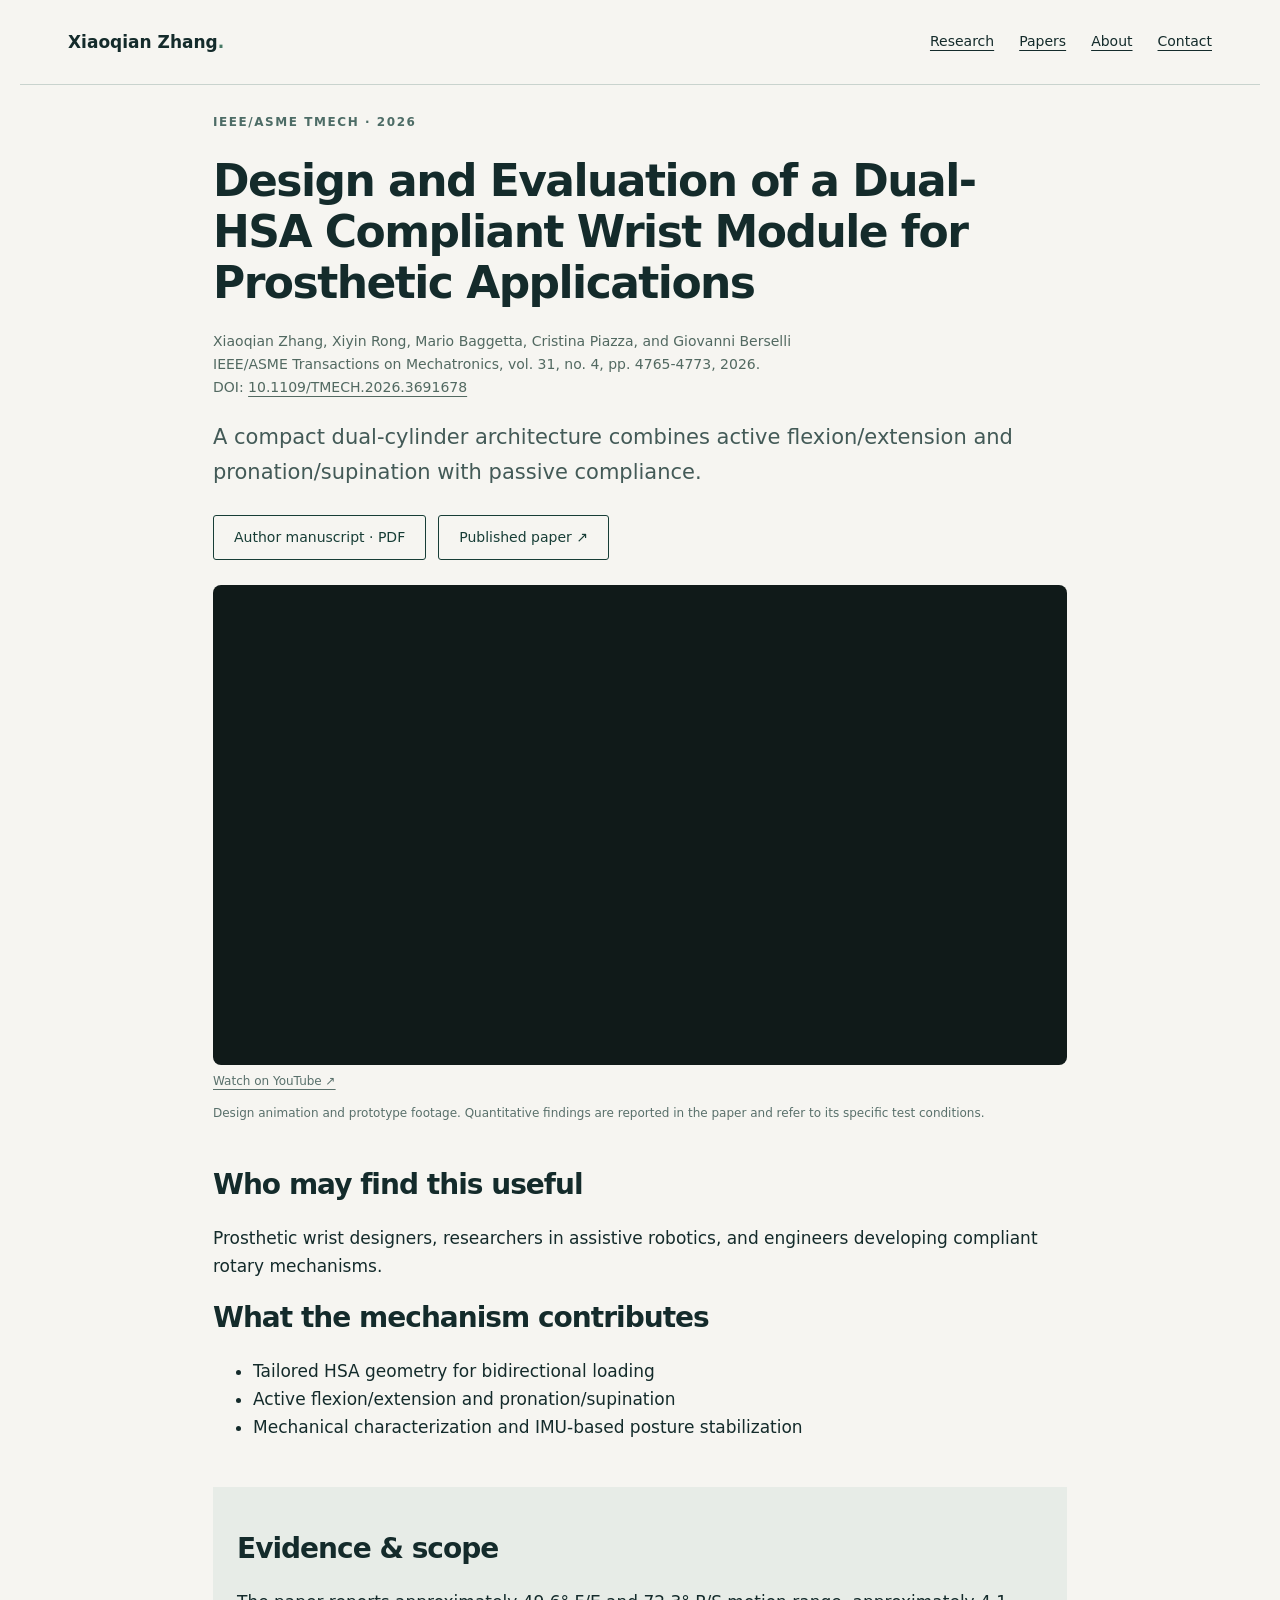
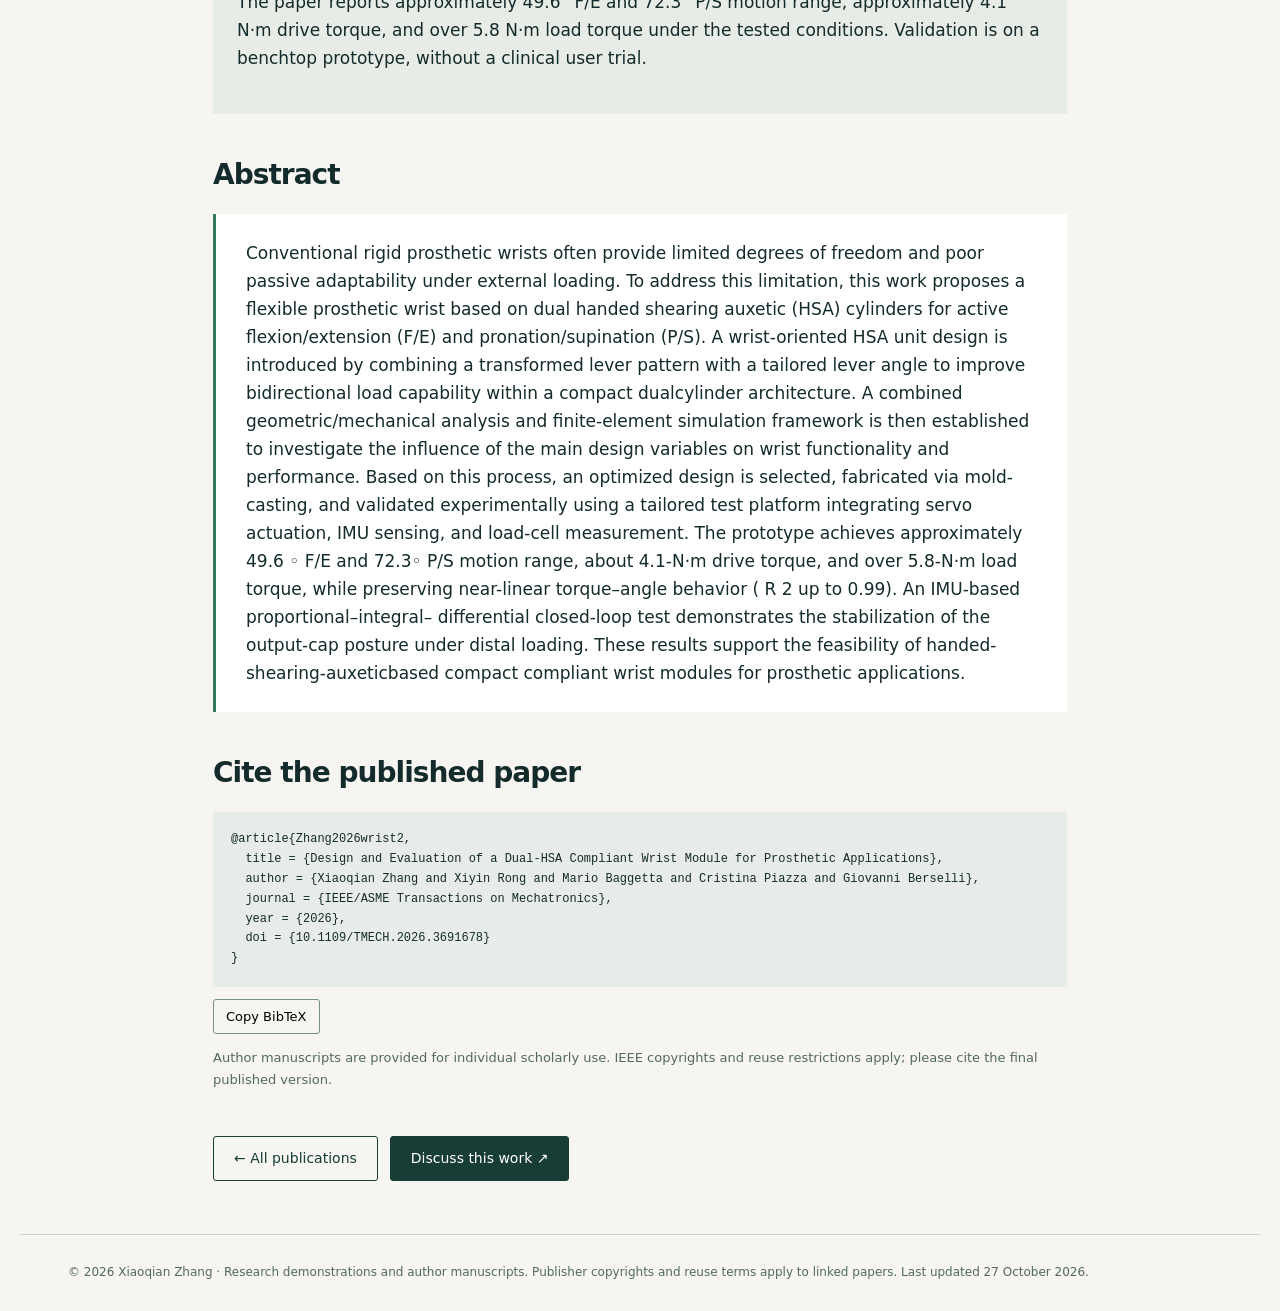
<file: research/wrist2.html>
<!doctype html><html lang="en"><head><meta charset="utf-8"><meta name="viewport" content="width=device-width,initial-scale=1"><title>Design and Evaluation of a Dual-HSA Compliant Wrist Module for Prosthetic Applications | Xiaoqian Zhang</title><meta name="description" content="A compact dual-cylinder architecture combines active flexion/extension and pronation/supination with passive compliance."><link rel="canonical" href="https://zxq6106109.github.io/research/wrist2.html"><meta property="og:title" content="Design and Evaluation of a Dual-HSA Compliant Wrist Module for Prosthetic Applications | Xiaoqian Zhang"><meta property="og:description" content="A compact dual-cylinder architecture combines active flexion/extension and pronation/supination with passive compliance."><meta property="og:type" content="website"><meta property="og:image" content="https://zxq6106109.github.io/media/gripper3.jpg"><link rel="stylesheet" href="/style.css?v=20261028"><meta name="citation_author" content="Xiaoqian Zhang"><meta name="citation_author" content="Xiyin Rong"><meta name="citation_author" content="Mario Baggetta"><meta name="citation_author" content="Cristina Piazza"><meta name="citation_author" content="Giovanni Berselli"><meta name="citation_title" content="Design and Evaluation of a Dual-HSA Compliant Wrist Module for Prosthetic Applications"><meta name="citation_publication_date" content="2026/06/11"><meta name="citation_doi" content="10.1109/TMECH.2026.3691678"><meta name="citation_pdf_url" content="https://zxq6106109.github.io/papers/wrist2_author_manuscript.pdf"></head><body><header><a class="logo" href="/">Xiaoqian Zhang<span style="color:#487a66">.</span></a><nav aria-label="Main"><a href="/#research">Research</a><a href="/#publications">Papers</a><a href="/#about">About</a><a href="/#contact">Contact</a></nav></header><main class="paper"><div class="eyebrow">IEEE/ASME TMECH · 2026</div><h1>Design and Evaluation of a Dual-HSA Compliant Wrist Module for Prosthetic Applications</h1><p class="meta">Xiaoqian Zhang, Xiyin Rong, Mario Baggetta, Cristina Piazza, and Giovanni Berselli<br>IEEE/ASME Transactions on Mechatronics, vol. 31, no. 4, pp. 4765-4773, 2026.<br>DOI: <a href="https://doi.org/10.1109/TMECH.2026.3691678">10.1109/TMECH.2026.3691678</a></p><p class="lead">A compact dual-cylinder architecture combines active flexion/extension and pronation/supination with passive compliance.</p><div class="actions"><a class="button secondary" href="/papers/wrist2_author_manuscript.pdf">Author manuscript · PDF</a><a class="button secondary" href="https://doi.org/10.1109/TMECH.2026.3691678">Published paper ↗</a></div><div class="video-embed"><iframe src="https://www.youtube-nocookie.com/embed/sQX4HU1V414" title="Dual-HSA compliant wrist demonstration" loading="lazy" allow="accelerometer; autoplay; clipboard-write; encrypted-media; gyroscope; picture-in-picture; web-share" referrerpolicy="strict-origin-when-cross-origin" allowfullscreen></iframe></div><p class="caption"><a href="https://www.youtube.com/watch?v=sQX4HU1V414">Watch on YouTube ↗</a></p><p class="caption">Design animation and prototype footage. Quantitative findings are reported in the paper and refer to its specific test conditions.</p><section><h2>Who may find this useful</h2><p>Prosthetic wrist designers, researchers in assistive robotics, and engineers developing compliant rotary mechanisms.</p><h2>What the mechanism contributes</h2><ul><li>Tailored HSA geometry for bidirectional loading</li><li>Active flexion/extension and pronation/supination</li><li>Mechanical characterization and IMU-based posture stabilization</li></ul></section><section class="evidence"><h2>Evidence & scope</h2><p>The paper reports approximately 49.6° F/E and 72.3° P/S motion range, approximately 4.1 N·m drive torque, and over 5.8 N·m load torque under the tested conditions. Validation is on a benchtop prototype, without a clinical user trial.</p></section><section><h2>Abstract</h2><div class="abstract">Conventional rigid prosthetic wrists often provide limited degrees of freedom and poor passive adaptability under external loading. To address this limitation, this work proposes a flexible prosthetic wrist based on dual handed shearing auxetic (HSA) cylinders for active flexion/extension (F/E) and pronation/supination (P/S). A wrist-oriented HSA unit design is introduced by combining a transformed lever pattern with a tailored lever angle to improve bidirectional load capability within a compact dualcylinder architecture. A combined geometric/mechanical analysis and finite-element simulation framework is then established to investigate the influence of the main design variables on wrist functionality and performance. Based on this process, an optimized design is selected, fabricated via mold-casting, and validated experimentally using a tailored test platform integrating servo actuation, IMU sensing, and load-cell measurement. The prototype achieves approximately 49.6 ◦ F/E and 72.3◦ P/S motion range, about 4.1-N·m drive torque, and over 5.8-N·m load torque, while preserving near-linear torque–angle behavior ( R 2 up to 0.99). An IMU-based proportional–integral– differential closed-loop test demonstrates the stabilization of the output-cap posture under distal loading. These results support the feasibility of handed-shearing-auxeticbased compact compliant wrist modules for prosthetic applications.</div></section><section><h2>Cite the published paper</h2><pre id="bib">@article{Zhang2026wrist2,
  title = {Design and Evaluation of a Dual-HSA Compliant Wrist Module for Prosthetic Applications},
  author = {Xiaoqian Zhang and Xiyin Rong and Mario Baggetta and Cristina Piazza and Giovanni Berselli},
  journal = {IEEE/ASME Transactions on Mechatronics},
  year = {2026},
  doi = {10.1109/TMECH.2026.3691678}
}</pre><button class="copy" onclick="navigator.clipboard.writeText(document.getElementById('bib').textContent).then(()=>this.textContent='Copied').catch(()=>this.textContent='Select and copy the text above')">Copy BibTeX</button><p class="small">Author manuscripts are provided for individual scholarly use. IEEE copyrights and reuse restrictions apply; please cite the final published version.</p></section><div class="actions"><a class="button secondary" href="/#publications">← All publications</a><a class="button" href="mailto:xiaoqian.zhang@edu.unige.it">Discuss this work ↗</a></div></main><footer>© 2026 Xiaoqian Zhang · Research demonstrations and author manuscripts. Publisher copyrights and reuse terms apply to linked papers. Last updated 27 October 2026.</footer></body></html>
</file>
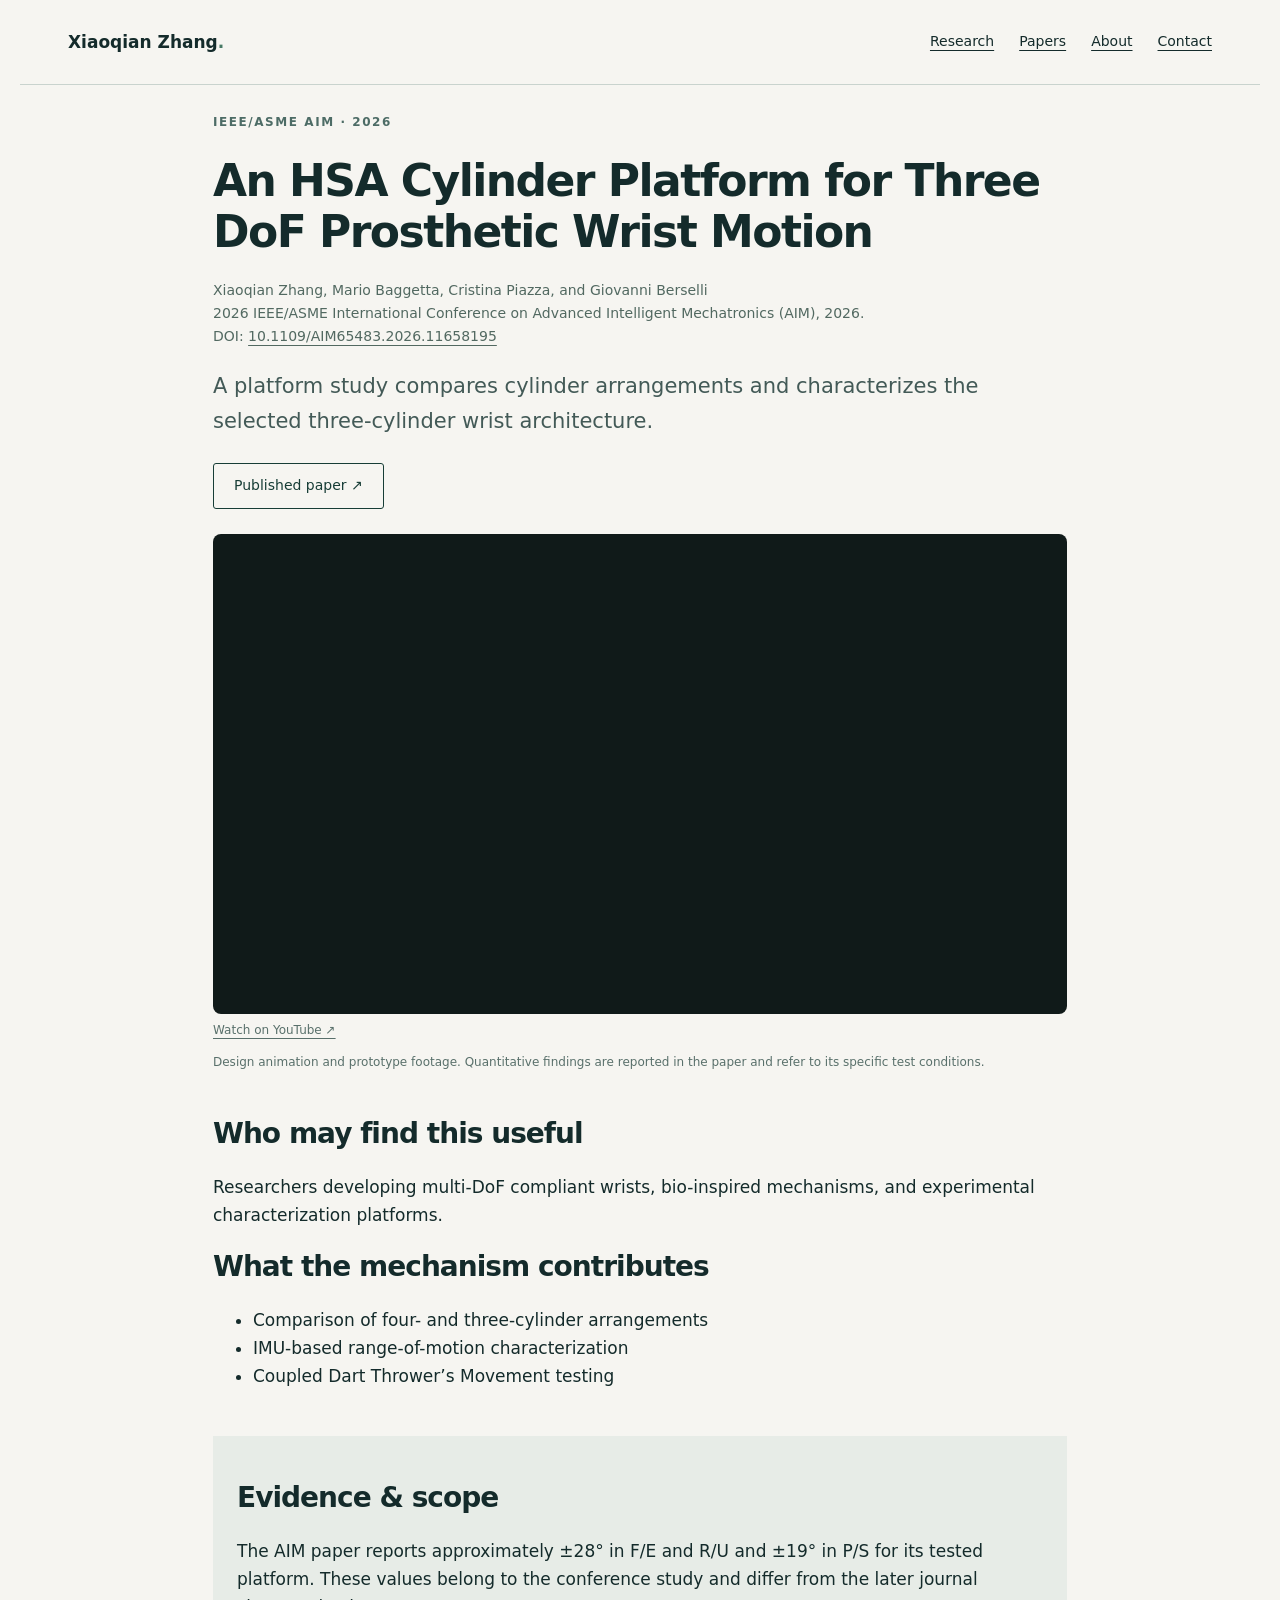
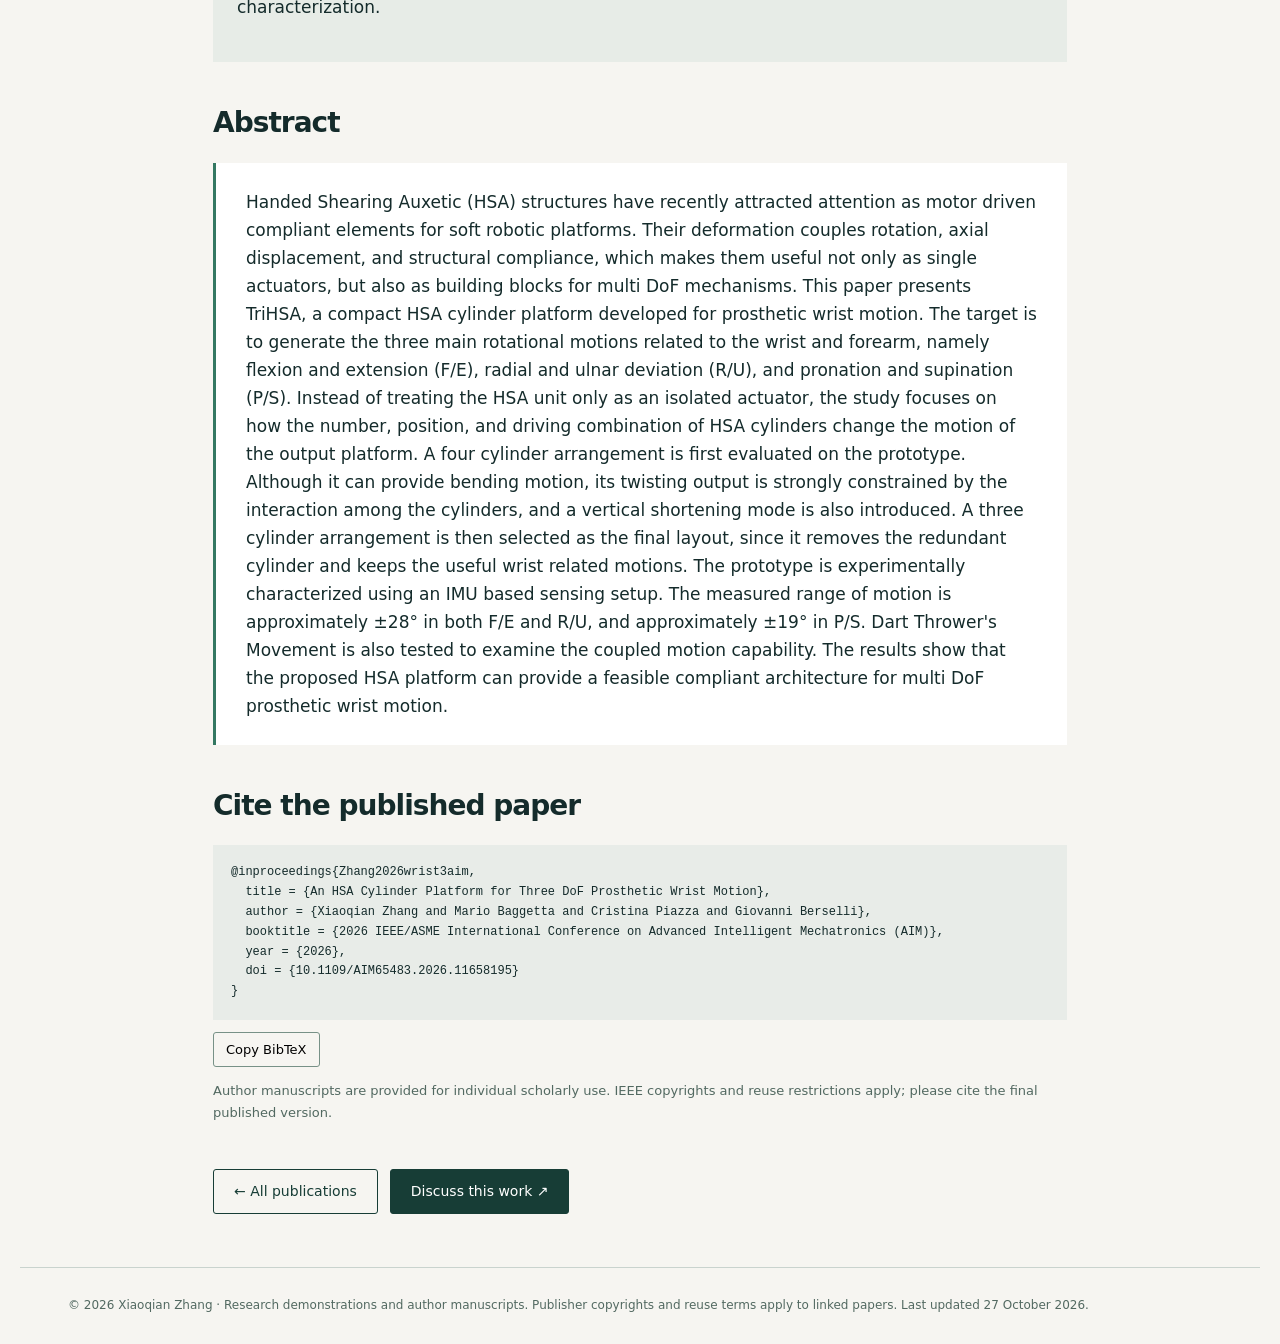
<file: research/wrist3-aim.html>
<!doctype html><html lang="en"><head><meta charset="utf-8"><meta name="viewport" content="width=device-width,initial-scale=1"><title>An HSA Cylinder Platform for Three DoF Prosthetic Wrist Motion | Xiaoqian Zhang</title><meta name="description" content="A platform study compares cylinder arrangements and characterizes the selected three-cylinder wrist architecture."><link rel="canonical" href="https://zxq6106109.github.io/research/wrist3-aim.html"><meta property="og:title" content="An HSA Cylinder Platform for Three DoF Prosthetic Wrist Motion | Xiaoqian Zhang"><meta property="og:description" content="A platform study compares cylinder arrangements and characterizes the selected three-cylinder wrist architecture."><meta property="og:type" content="website"><meta property="og:image" content="https://zxq6106109.github.io/media/gripper3.jpg"><link rel="stylesheet" href="/style.css?v=20261028"><meta name="citation_author" content="Xiaoqian Zhang"><meta name="citation_author" content="Mario Baggetta"><meta name="citation_author" content="Cristina Piazza"><meta name="citation_author" content="Giovanni Berselli"><meta name="citation_title" content="An HSA Cylinder Platform for Three DoF Prosthetic Wrist Motion"><meta name="citation_publication_date" content="2026/07/07"><meta name="citation_doi" content="10.1109/AIM65483.2026.11658195"></head><body><header><a class="logo" href="/">Xiaoqian Zhang<span style="color:#487a66">.</span></a><nav aria-label="Main"><a href="/#research">Research</a><a href="/#publications">Papers</a><a href="/#about">About</a><a href="/#contact">Contact</a></nav></header><main class="paper"><div class="eyebrow">IEEE/ASME AIM · 2026</div><h1>An HSA Cylinder Platform for Three DoF Prosthetic Wrist Motion</h1><p class="meta">Xiaoqian Zhang, Mario Baggetta, Cristina Piazza, and Giovanni Berselli<br>2026 IEEE/ASME International Conference on Advanced Intelligent Mechatronics (AIM), 2026.<br>DOI: <a href="https://doi.org/10.1109/AIM65483.2026.11658195">10.1109/AIM65483.2026.11658195</a></p><p class="lead">A platform study compares cylinder arrangements and characterizes the selected three-cylinder wrist architecture.</p><div class="actions"><a class="button secondary" href="https://doi.org/10.1109/AIM65483.2026.11658195">Published paper ↗</a></div><div class="video-embed"><iframe src="https://www.youtube-nocookie.com/embed/APogB8YFPws" title="TriHSA platform study demonstration" loading="lazy" allow="accelerometer; autoplay; clipboard-write; encrypted-media; gyroscope; picture-in-picture; web-share" referrerpolicy="strict-origin-when-cross-origin" allowfullscreen></iframe></div><p class="caption"><a href="https://www.youtube.com/watch?v=APogB8YFPws">Watch on YouTube ↗</a></p><p class="caption">Design animation and prototype footage. Quantitative findings are reported in the paper and refer to its specific test conditions.</p><section><h2>Who may find this useful</h2><p>Researchers developing multi-DoF compliant wrists, bio-inspired mechanisms, and experimental characterization platforms.</p><h2>What the mechanism contributes</h2><ul><li>Comparison of four- and three-cylinder arrangements</li><li>IMU-based range-of-motion characterization</li><li>Coupled Dart Thrower’s Movement testing</li></ul></section><section class="evidence"><h2>Evidence & scope</h2><p>The AIM paper reports approximately ±28° in F/E and R/U and ±19° in P/S for its tested platform. These values belong to the conference study and differ from the later journal characterization.</p></section><section><h2>Abstract</h2><div class="abstract">Handed Shearing Auxetic (HSA) structures have recently attracted attention as motor driven compliant elements for soft robotic platforms. Their deformation couples rotation, axial displacement, and structural compliance, which makes them useful not only as single actuators, but also as building blocks for multi DoF mechanisms. This paper presents TriHSA, a compact HSA cylinder platform developed for prosthetic wrist motion. The target is to generate the three main rotational motions related to the wrist and forearm, namely flexion and extension (F/E), radial and ulnar deviation (R/U), and pronation and supination (P/S). Instead of treating the HSA unit only as an isolated actuator, the study focuses on how the number, position, and driving combination of HSA cylinders change the motion of the output platform. A four cylinder arrangement is first evaluated on the prototype. Although it can provide bending motion, its twisting output is strongly constrained by the interaction among the cylinders, and a vertical shortening mode is also introduced. A three cylinder arrangement is then selected as the final layout, since it removes the redundant cylinder and keeps the useful wrist related motions. The prototype is experimentally characterized using an IMU based sensing setup. The measured range of motion is approximately ±28° in both F/E and R/U, and approximately ±19° in P/S. Dart Thrower&#x27;s Movement is also tested to examine the coupled motion capability. The results show that the proposed HSA platform can provide a feasible compliant architecture for multi DoF prosthetic wrist motion.</div></section><section><h2>Cite the published paper</h2><pre id="bib">@inproceedings{Zhang2026wrist3aim,
  title = {An HSA Cylinder Platform for Three DoF Prosthetic Wrist Motion},
  author = {Xiaoqian Zhang and Mario Baggetta and Cristina Piazza and Giovanni Berselli},
  booktitle = {2026 IEEE/ASME International Conference on Advanced Intelligent Mechatronics (AIM)},
  year = {2026},
  doi = {10.1109/AIM65483.2026.11658195}
}</pre><button class="copy" onclick="navigator.clipboard.writeText(document.getElementById('bib').textContent).then(()=>this.textContent='Copied').catch(()=>this.textContent='Select and copy the text above')">Copy BibTeX</button><p class="small">Author manuscripts are provided for individual scholarly use. IEEE copyrights and reuse restrictions apply; please cite the final published version.</p></section><div class="actions"><a class="button secondary" href="/#publications">← All publications</a><a class="button" href="mailto:xiaoqian.zhang@edu.unige.it">Discuss this work ↗</a></div></main><footer>© 2026 Xiaoqian Zhang · Research demonstrations and author manuscripts. Publisher copyrights and reuse terms apply to linked papers. Last updated 27 October 2026.</footer></body></html>
</file>
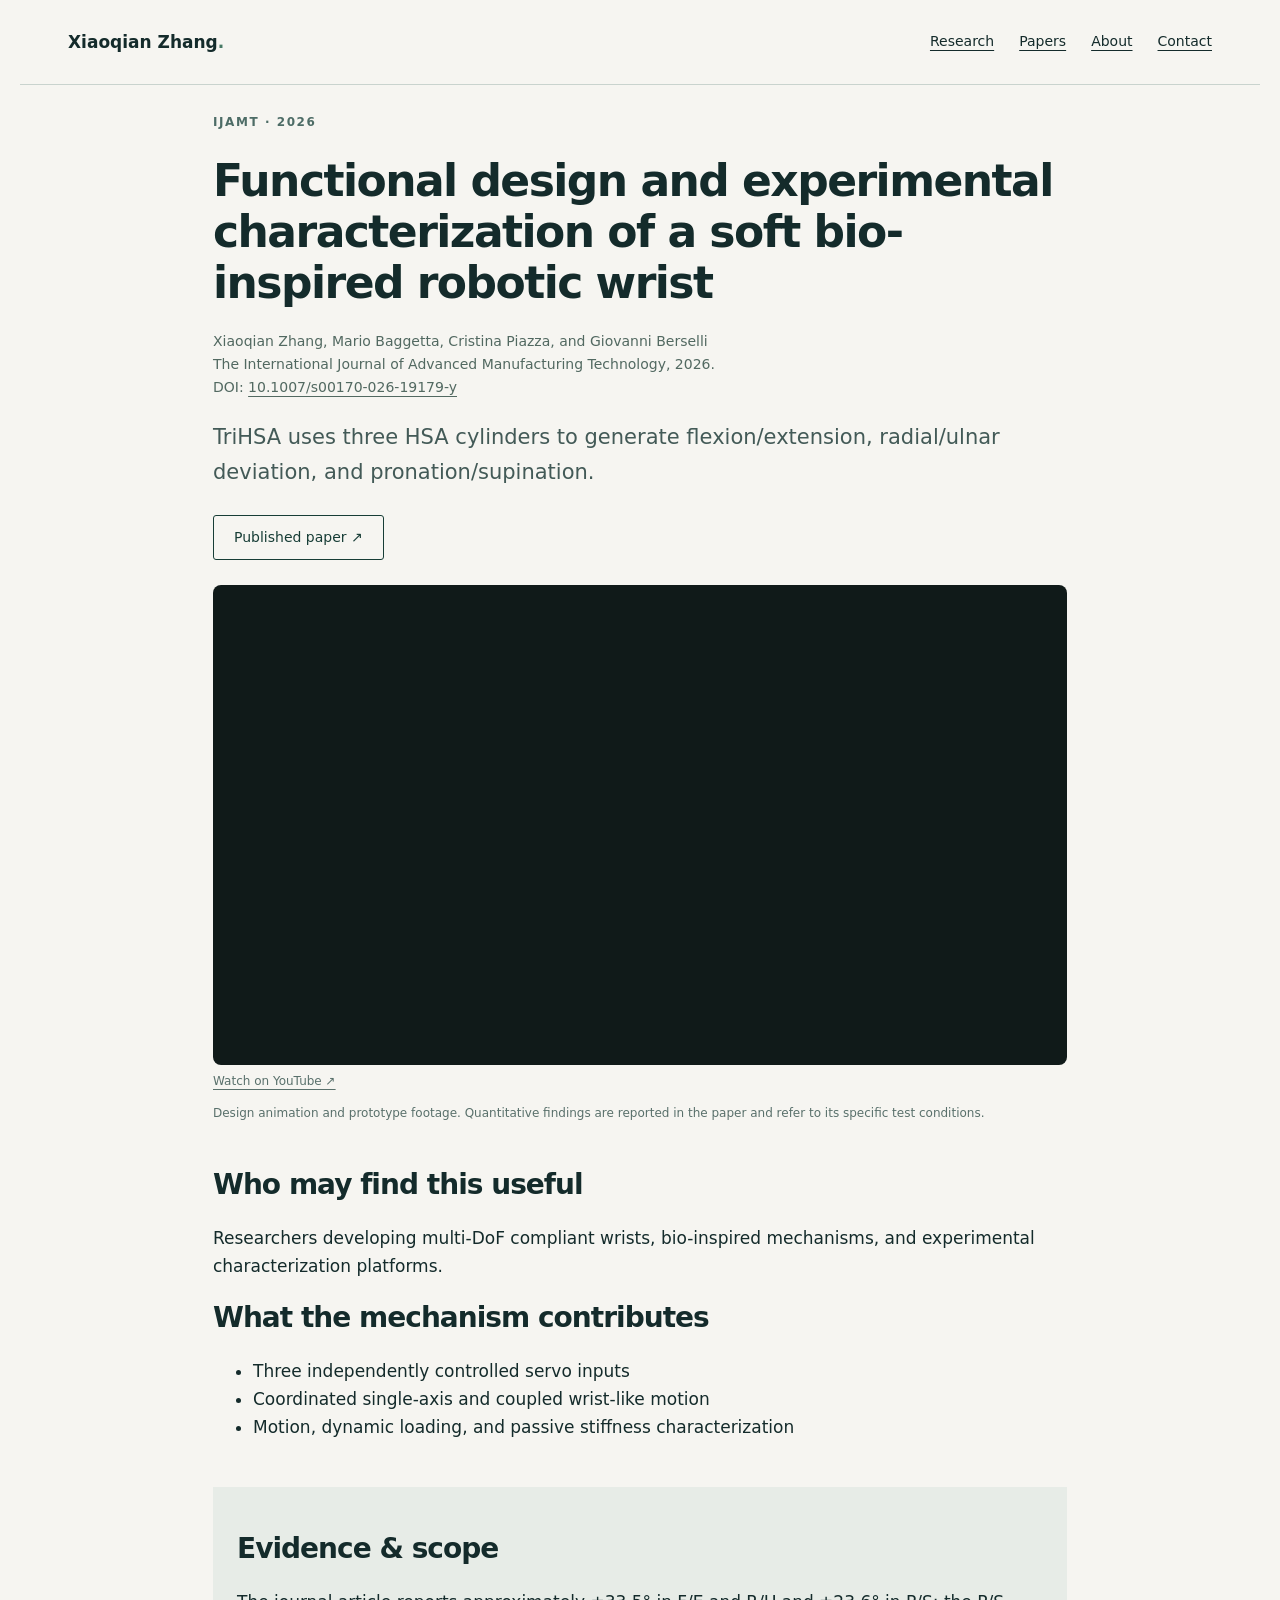
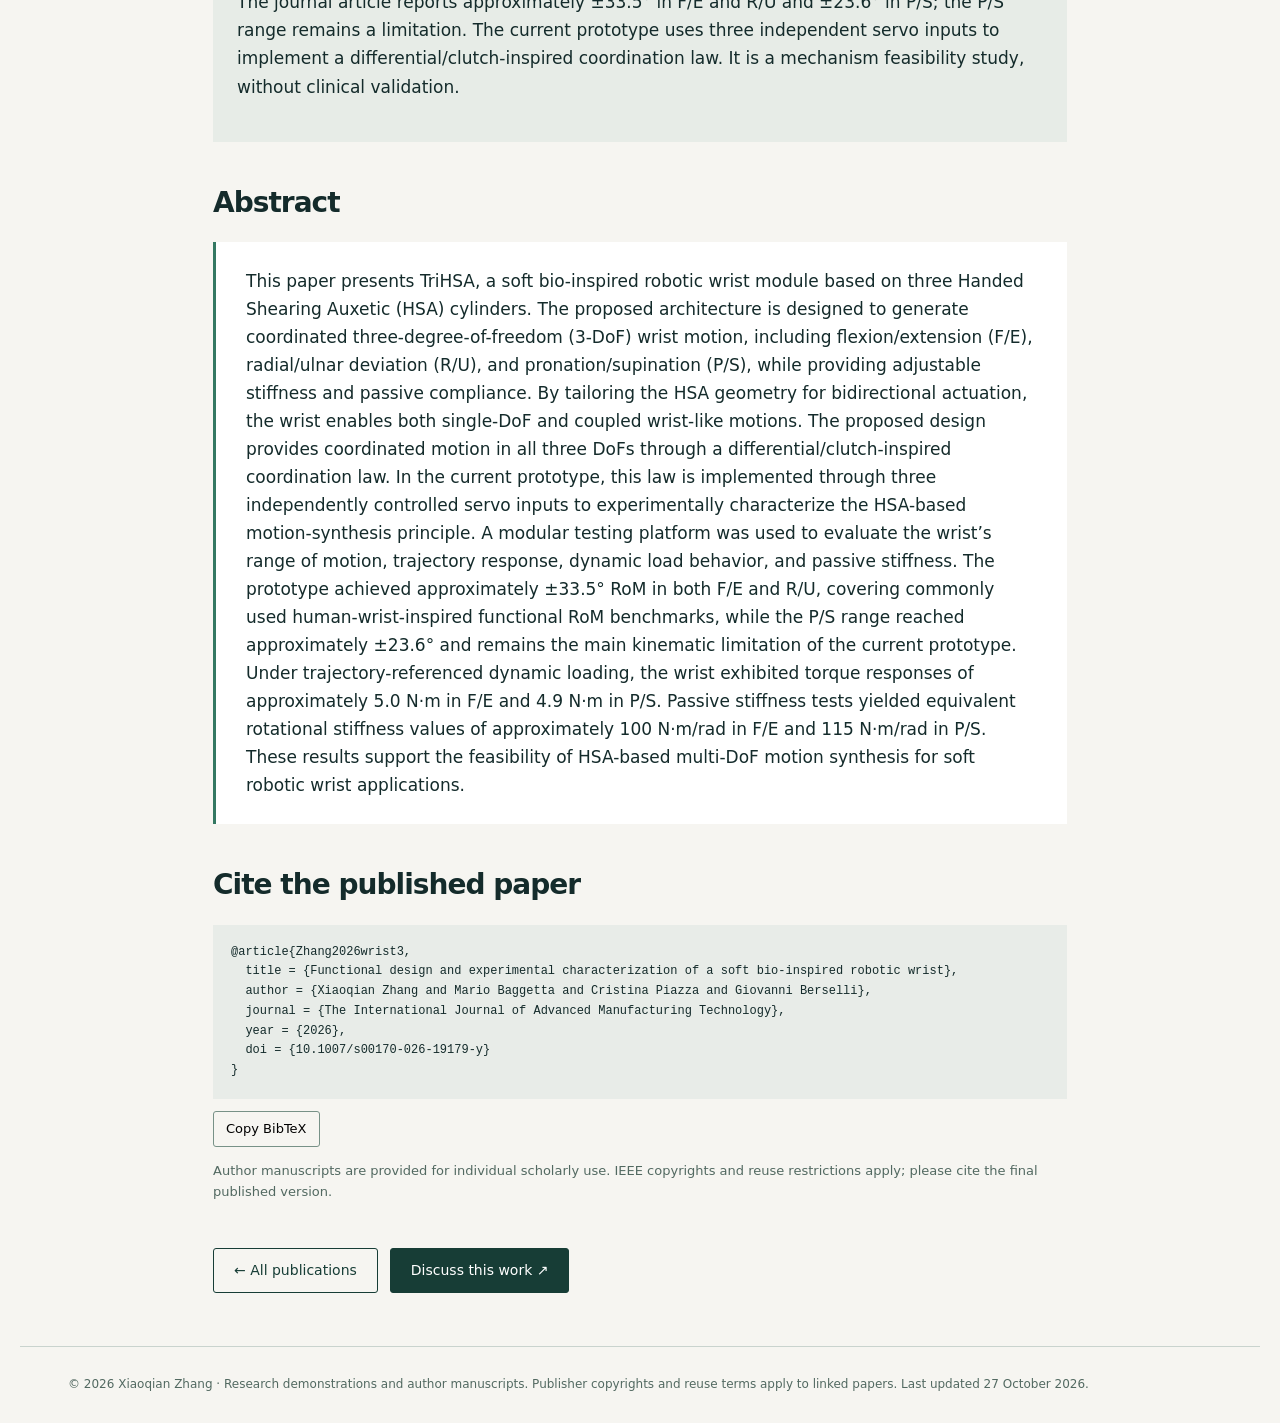
<file: research/wrist3.html>
<!doctype html><html lang="en"><head><meta charset="utf-8"><meta name="viewport" content="width=device-width,initial-scale=1"><title>Functional design and experimental characterization of a soft bio-inspired robotic wrist | Xiaoqian Zhang</title><meta name="description" content="TriHSA uses three HSA cylinders to generate flexion/extension, radial/ulnar deviation, and pronation/supination."><link rel="canonical" href="https://zxq6106109.github.io/research/wrist3.html"><meta property="og:title" content="Functional design and experimental characterization of a soft bio-inspired robotic wrist | Xiaoqian Zhang"><meta property="og:description" content="TriHSA uses three HSA cylinders to generate flexion/extension, radial/ulnar deviation, and pronation/supination."><meta property="og:type" content="website"><meta property="og:image" content="https://zxq6106109.github.io/media/gripper3.jpg"><link rel="stylesheet" href="/style.css?v=20261028"><meta name="citation_author" content="Xiaoqian Zhang"><meta name="citation_author" content="Mario Baggetta"><meta name="citation_author" content="Cristina Piazza"><meta name="citation_author" content="Giovanni Berselli"><meta name="citation_title" content="Functional design and experimental characterization of a soft bio-inspired robotic wrist"><meta name="citation_publication_date" content="2026/09"><meta name="citation_doi" content="10.1007/s00170-026-19179-y"></head><body><header><a class="logo" href="/">Xiaoqian Zhang<span style="color:#487a66">.</span></a><nav aria-label="Main"><a href="/#research">Research</a><a href="/#publications">Papers</a><a href="/#about">About</a><a href="/#contact">Contact</a></nav></header><main class="paper"><div class="eyebrow">IJAMT · 2026</div><h1>Functional design and experimental characterization of a soft bio-inspired robotic wrist</h1><p class="meta">Xiaoqian Zhang, Mario Baggetta, Cristina Piazza, and Giovanni Berselli<br>The International Journal of Advanced Manufacturing Technology, 2026.<br>DOI: <a href="https://doi.org/10.1007/s00170-026-19179-y">10.1007/s00170-026-19179-y</a></p><p class="lead">TriHSA uses three HSA cylinders to generate flexion/extension, radial/ulnar deviation, and pronation/supination.</p><div class="actions"><a class="button secondary" href="https://doi.org/10.1007/s00170-026-19179-y">Published paper ↗</a></div><div class="video-embed"><iframe src="https://www.youtube-nocookie.com/embed/APogB8YFPws" title="TriHSA: three-DoF wrist motion demonstration" loading="lazy" allow="accelerometer; autoplay; clipboard-write; encrypted-media; gyroscope; picture-in-picture; web-share" referrerpolicy="strict-origin-when-cross-origin" allowfullscreen></iframe></div><p class="caption"><a href="https://www.youtube.com/watch?v=APogB8YFPws">Watch on YouTube ↗</a></p><p class="caption">Design animation and prototype footage. Quantitative findings are reported in the paper and refer to its specific test conditions.</p><section><h2>Who may find this useful</h2><p>Researchers developing multi-DoF compliant wrists, bio-inspired mechanisms, and experimental characterization platforms.</p><h2>What the mechanism contributes</h2><ul><li>Three independently controlled servo inputs</li><li>Coordinated single-axis and coupled wrist-like motion</li><li>Motion, dynamic loading, and passive stiffness characterization</li></ul></section><section class="evidence"><h2>Evidence & scope</h2><p>The journal article reports approximately ±33.5° in F/E and R/U and ±23.6° in P/S; the P/S range remains a limitation. The current prototype uses three independent servo inputs to implement a differential/clutch-inspired coordination law. It is a mechanism feasibility study, without clinical validation.</p></section><section><h2>Abstract</h2><div class="abstract">This paper presents TriHSA, a soft bio-inspired robotic wrist module based on three Handed Shearing Auxetic (HSA) cylinders. The proposed architecture is designed to generate coordinated three-degree-of-freedom (3-DoF) wrist motion, including flexion/extension (F/E), radial/ulnar deviation (R/U), and pronation/supination (P/S), while providing adjustable stiffness and passive compliance. By tailoring the HSA geometry for bidirectional actuation, the wrist enables both single-DoF and coupled wrist-like motions. The proposed design provides coordinated motion in all three DoFs through a differential/clutch-inspired coordination law. In the current prototype, this law is implemented through three independently controlled servo inputs to experimentally characterize the HSA-based motion-synthesis principle. A modular testing platform was used to evaluate the wrist’s range of motion, trajectory response, dynamic load behavior, and passive stiffness. The prototype achieved approximately ±33.5° RoM in both F/E and R/U, covering commonly used human-wrist-inspired functional RoM benchmarks, while the P/S range reached approximately ±23.6° and remains the main kinematic limitation of the current prototype. Under trajectory-referenced dynamic loading, the wrist exhibited torque responses of approximately 5.0 N·m in F/E and 4.9 N·m in P/S. Passive stiffness tests yielded equivalent rotational stiffness values of approximately 100 N·m/rad in F/E and 115 N·m/rad in P/S. These results support the feasibility of HSA-based multi-DoF motion synthesis for soft robotic wrist applications.</div></section><section><h2>Cite the published paper</h2><pre id="bib">@article{Zhang2026wrist3,
  title = {Functional design and experimental characterization of a soft bio-inspired robotic wrist},
  author = {Xiaoqian Zhang and Mario Baggetta and Cristina Piazza and Giovanni Berselli},
  journal = {The International Journal of Advanced Manufacturing Technology},
  year = {2026},
  doi = {10.1007/s00170-026-19179-y}
}</pre><button class="copy" onclick="navigator.clipboard.writeText(document.getElementById('bib').textContent).then(()=>this.textContent='Copied').catch(()=>this.textContent='Select and copy the text above')">Copy BibTeX</button><p class="small">Author manuscripts are provided for individual scholarly use. IEEE copyrights and reuse restrictions apply; please cite the final published version.</p></section><div class="actions"><a class="button secondary" href="/#publications">← All publications</a><a class="button" href="mailto:xiaoqian.zhang@edu.unige.it">Discuss this work ↗</a></div></main><footer>© 2026 Xiaoqian Zhang · Research demonstrations and author manuscripts. Publisher copyrights and reuse terms apply to linked papers. Last updated 27 October 2026.</footer></body></html>
</file>
<file: style.css>
*{box-sizing:border-box}html{scroll-behavior:smooth}body{margin:0;background:#f6f5f1;color:#142b2b;font:17px/1.65 system-ui,sans-serif}a{color:inherit;text-underline-offset:4px}a:hover{color:#087b70}header,main,footer{max-width:1240px;margin:auto;padding:28px 48px}header{display:flex;justify-content:space-between;border-bottom:1px solid #c9d3ce;align-items:center}nav{display:flex;gap:25px;font-size:14px}.logo{font-weight:750;text-decoration:none}.eyebrow{font-size:12px;letter-spacing:.13em;text-transform:uppercase;color:#4d6c66;font-weight:700}h1,h2,h3{line-height:1.1;letter-spacing:-.035em}h1{font-size:clamp(42px,5.5vw,76px);font-weight:550;margin:22px 0}h2{font-size:42px;font-weight:550}h3{font-size:29px;font-weight:550}.hero{display:grid;grid-template-columns:1.06fr 1fr;gap:52px;padding:62px 0 80px;align-items:center}.hero p{max-width:590px;color:#435a57}.hero img{width:100%;background:#070909;border-radius:4px}.caption{font-size:12px;color:#59706b;margin-top:7px}.actions{display:flex;flex-wrap:wrap;gap:12px;margin:25px 0}.button{display:inline-block;background:#173d36;color:#fff;text-decoration:none;padding:10px 20px;border:1px solid #173d36;font-size:14px;border-radius:3px}.button:hover{background:#286154;color:white}.button.secondary{background:transparent;color:#173d36}.section-head{border-top:1px solid #c9d3ce;padding-top:25px;margin-top:20px}.project{display:grid;grid-template-columns:1fr 1fr;gap:50px;margin:58px 0 80px;align-items:center}.project video{width:100%;background:black;display:block;aspect-ratio:16/9}.project h3{margin:15px 0}.project p{color:#435a57}.tag{font-size:11px;font-weight:750;letter-spacing:.07em;text-transform:uppercase;color:#236b5a}.paperlist{padding:0;list-style:none}.paperlist li{padding:24px 0;border-bottom:1px solid #c9d3ce}.paperlist h3{font-size:22px;line-height:1.3;margin:0 0 9px}.meta{font-size:14px;color:#526961}.about{display:grid;grid-template-columns:1fr 1fr;gap:60px;padding:45px 0}.about p{color:#435a57}.contact{padding:45px 0 70px}footer{font-size:12px;border-top:1px solid #c9d3ce;color:#526961}.paper{max-width:950px}.paper h1{font-size:44px;line-height:1.16}.paper video{width:100%;background:black}.paper .lead{font-size:21px;color:#435a57}.paper section{margin:46px 0}.paper h2{font-size:28px}.abstract{background:white;border-left:3px solid #347862;padding:25px 30px}.evidence{padding:24px;background:#e7ece7}.small{font-size:13px;color:#526961}details{margin-top:20px}pre{white-space:pre-wrap;overflow-wrap:anywhere;font-size:12px;padding:18px;background:#e8ece8}button{cursor:pointer;font:inherit}.copy{font-size:13px;padding:6px 12px;border:1px solid #779187;border-radius:3px;background:transparent}.screenreader{position:absolute;left:-10000px}@media(max-width:760px){header,main,footer{padding:20px 22px}nav{gap:13px;font-size:12px}.hero,.project,.about{grid-template-columns:1fr;gap:25px}.hero{padding:35px 0}.project{margin:35px 0 60px}.paper h1{font-size:34px}h2{font-size:34px}}@media(prefers-reduced-motion:reduce){html{scroll-behavior:auto}}
.video-embed{position:relative;aspect-ratio:16/9;width:100%;background:#101a19;border-radius:8px;overflow:hidden}.video-embed iframe{position:absolute;inset:0;width:100%;height:100%;border:0}
</file>
